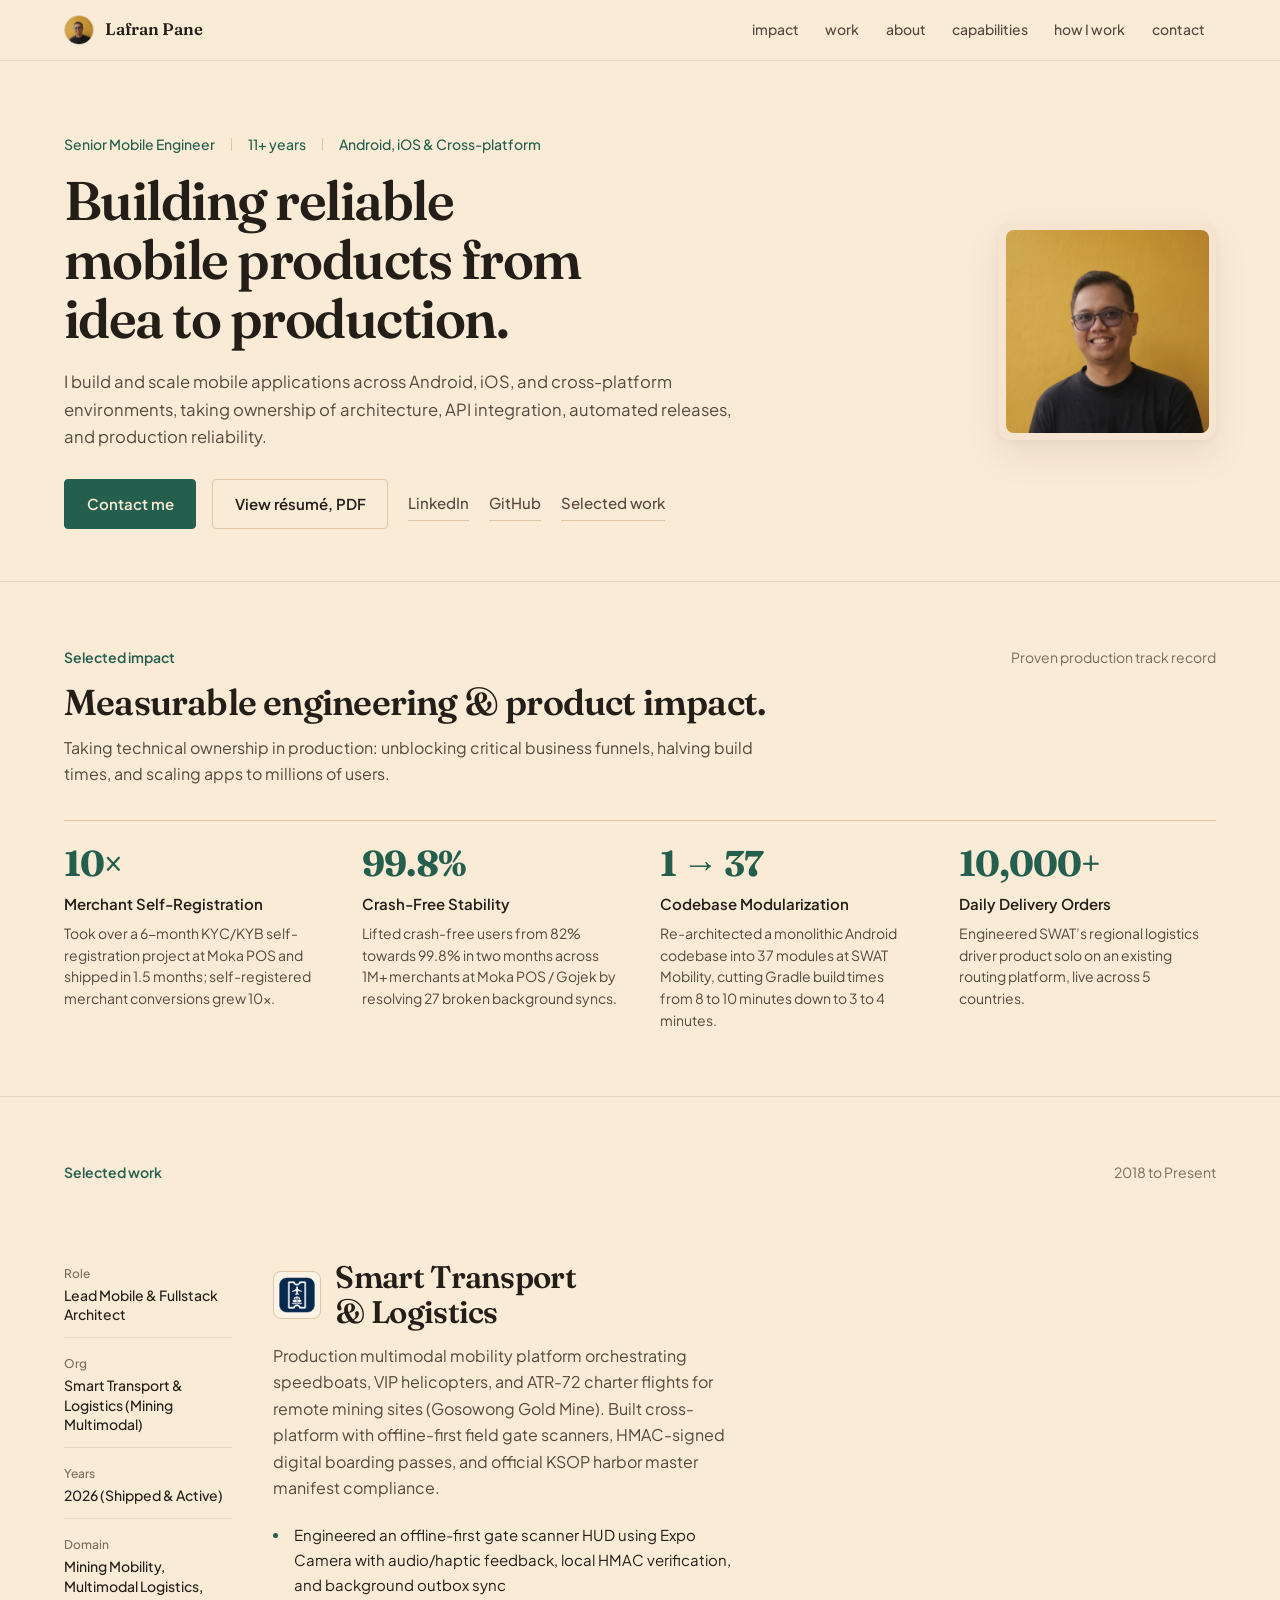
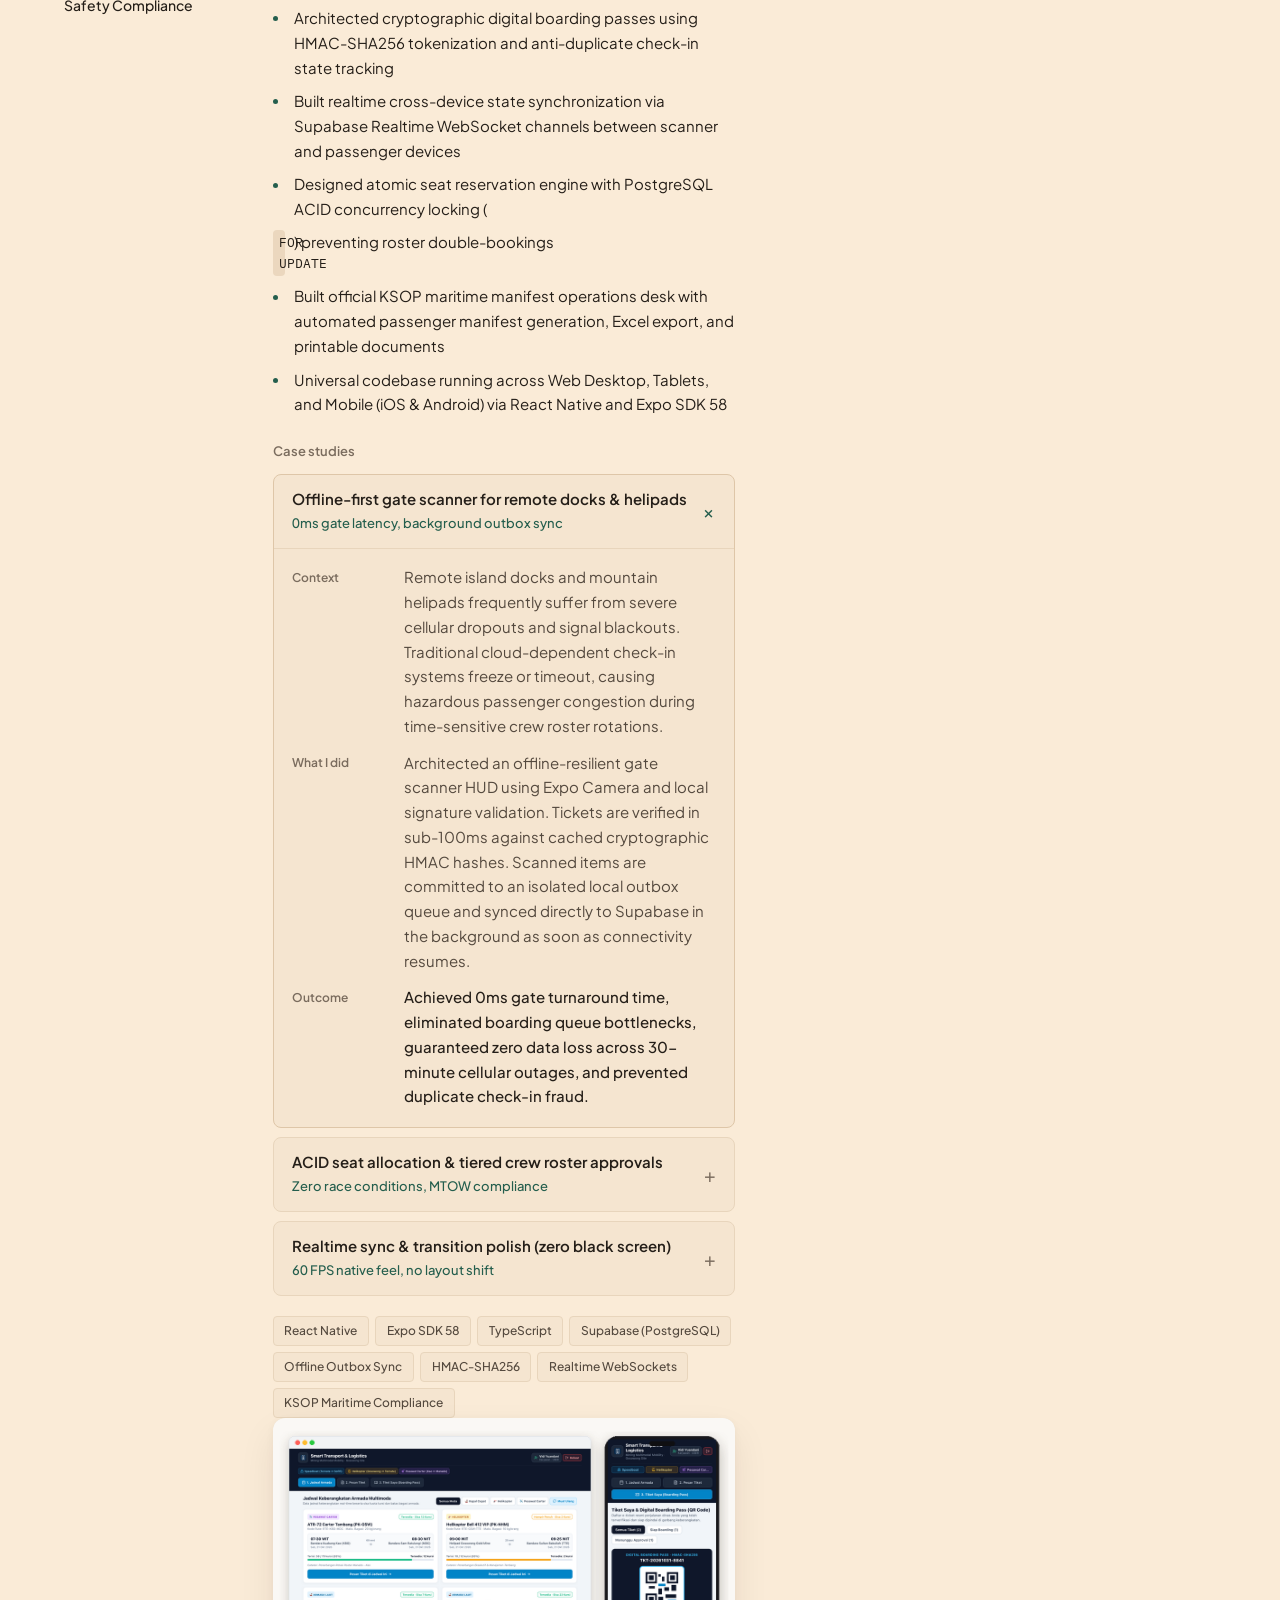
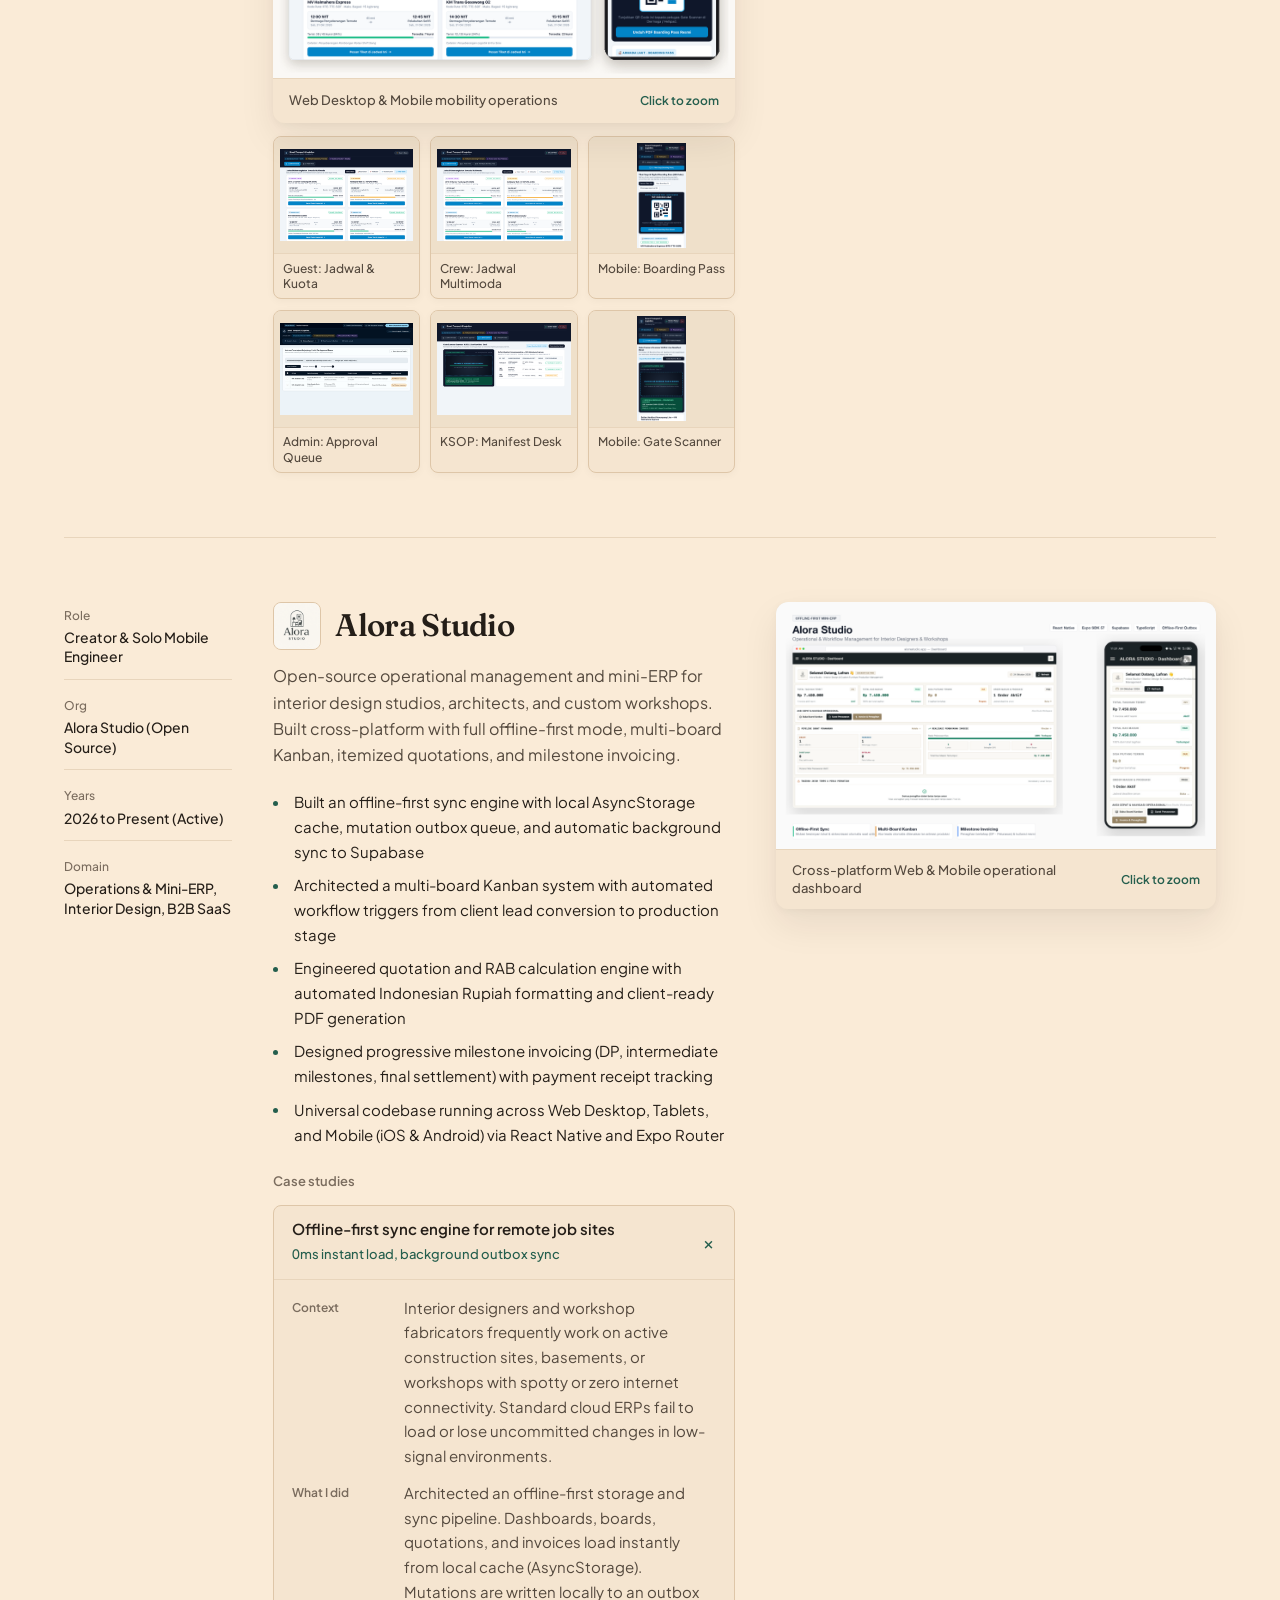
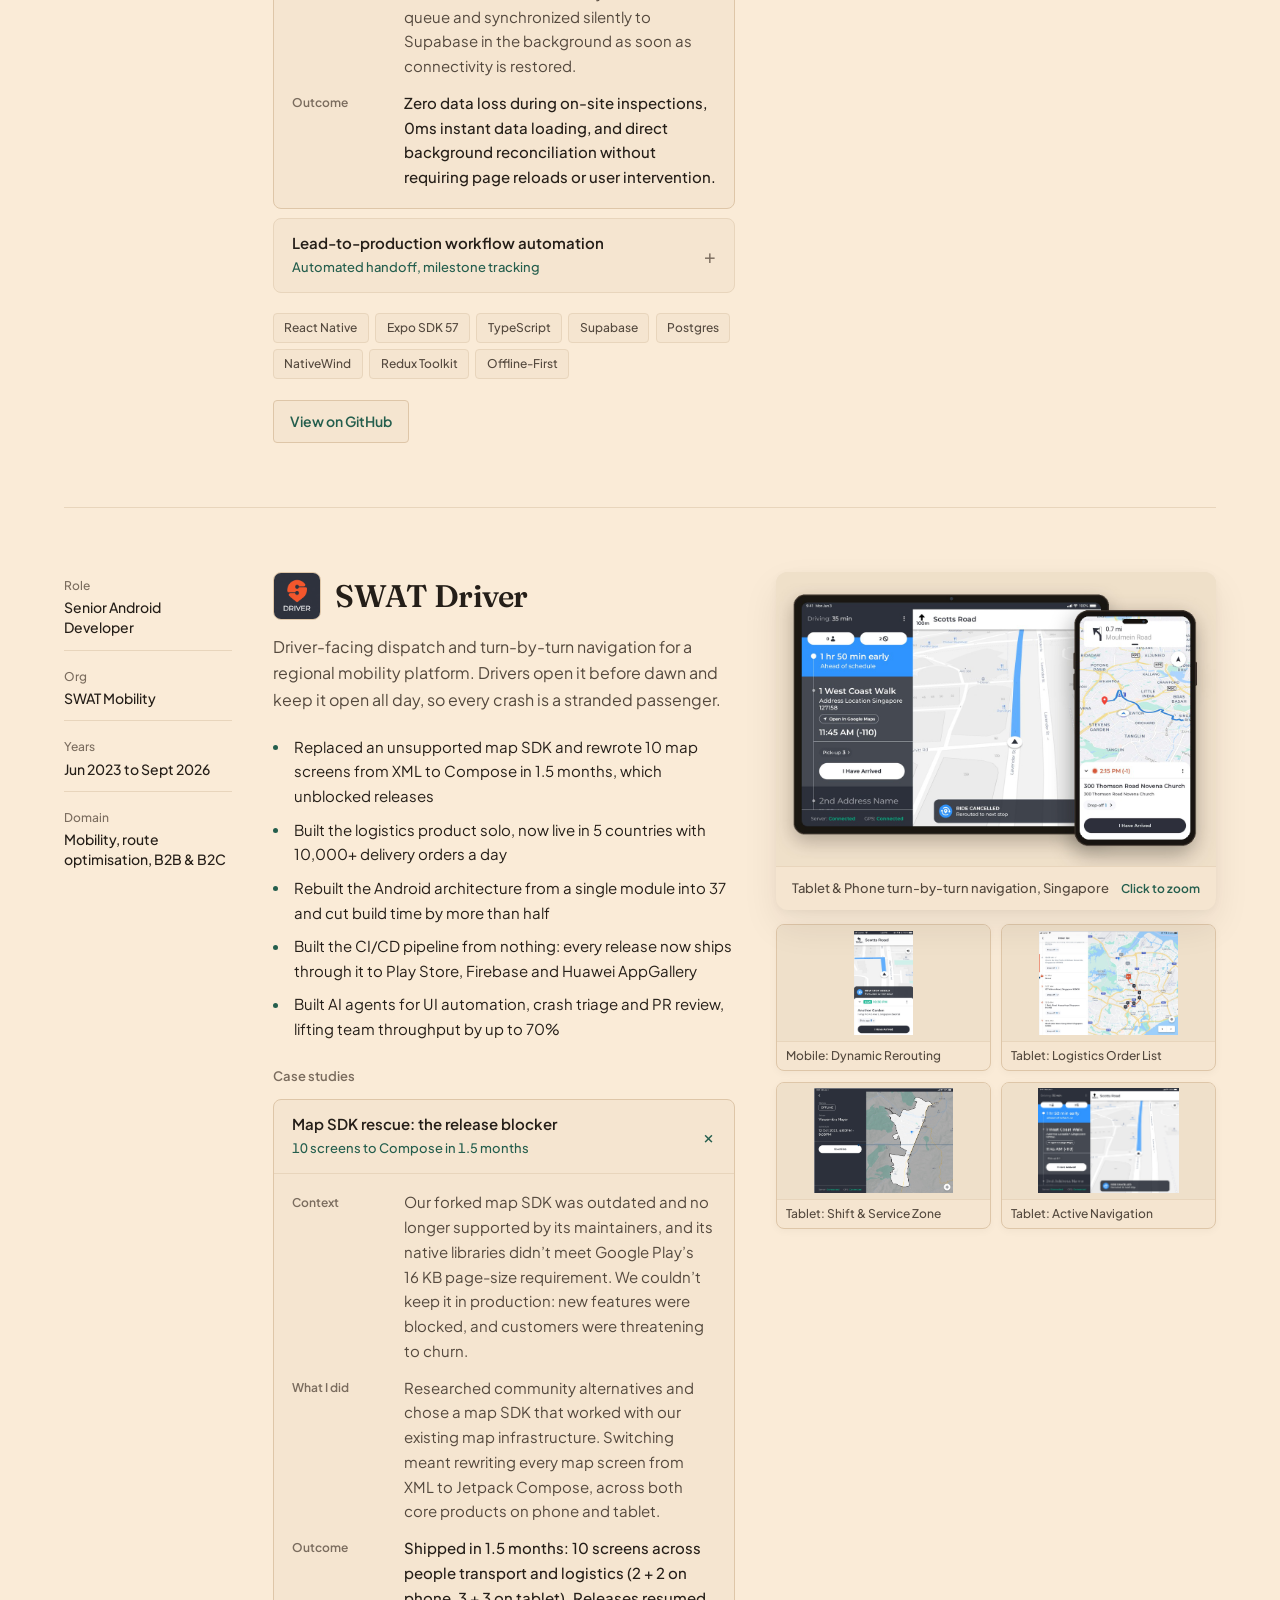
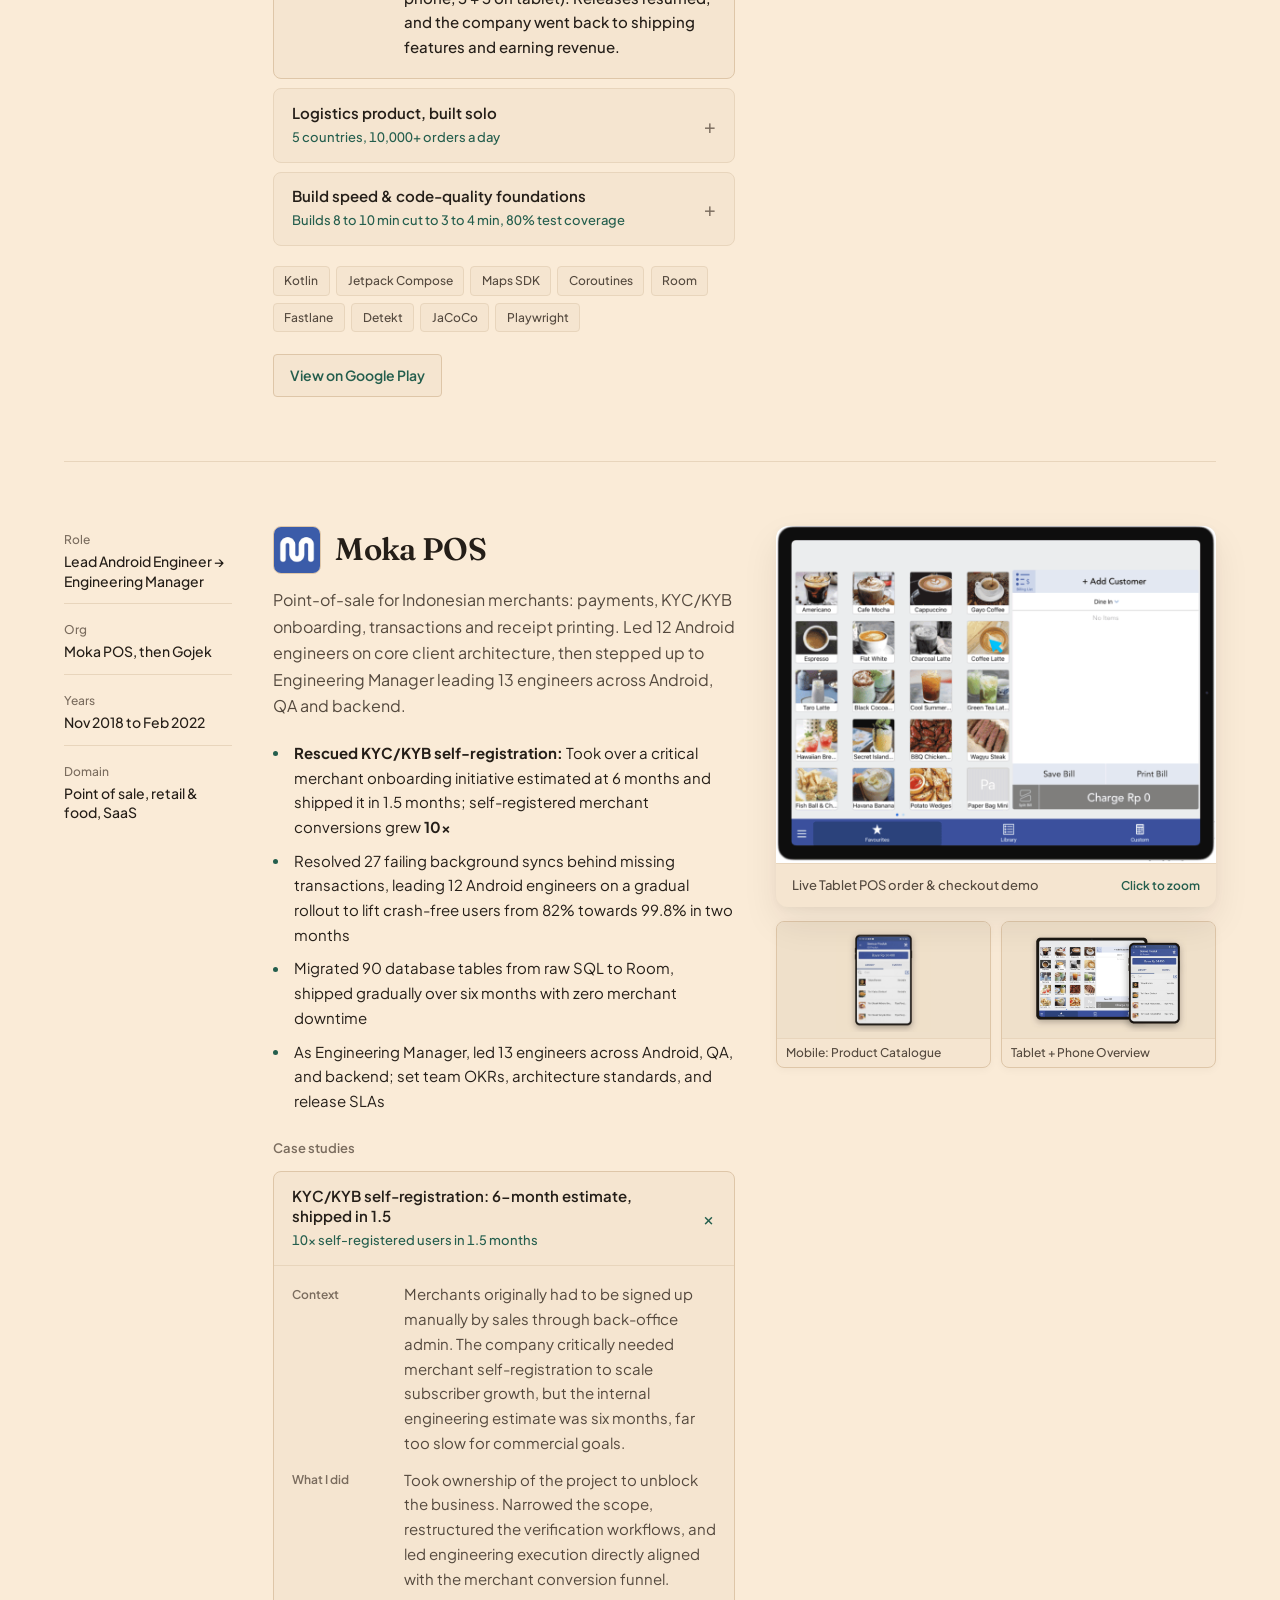
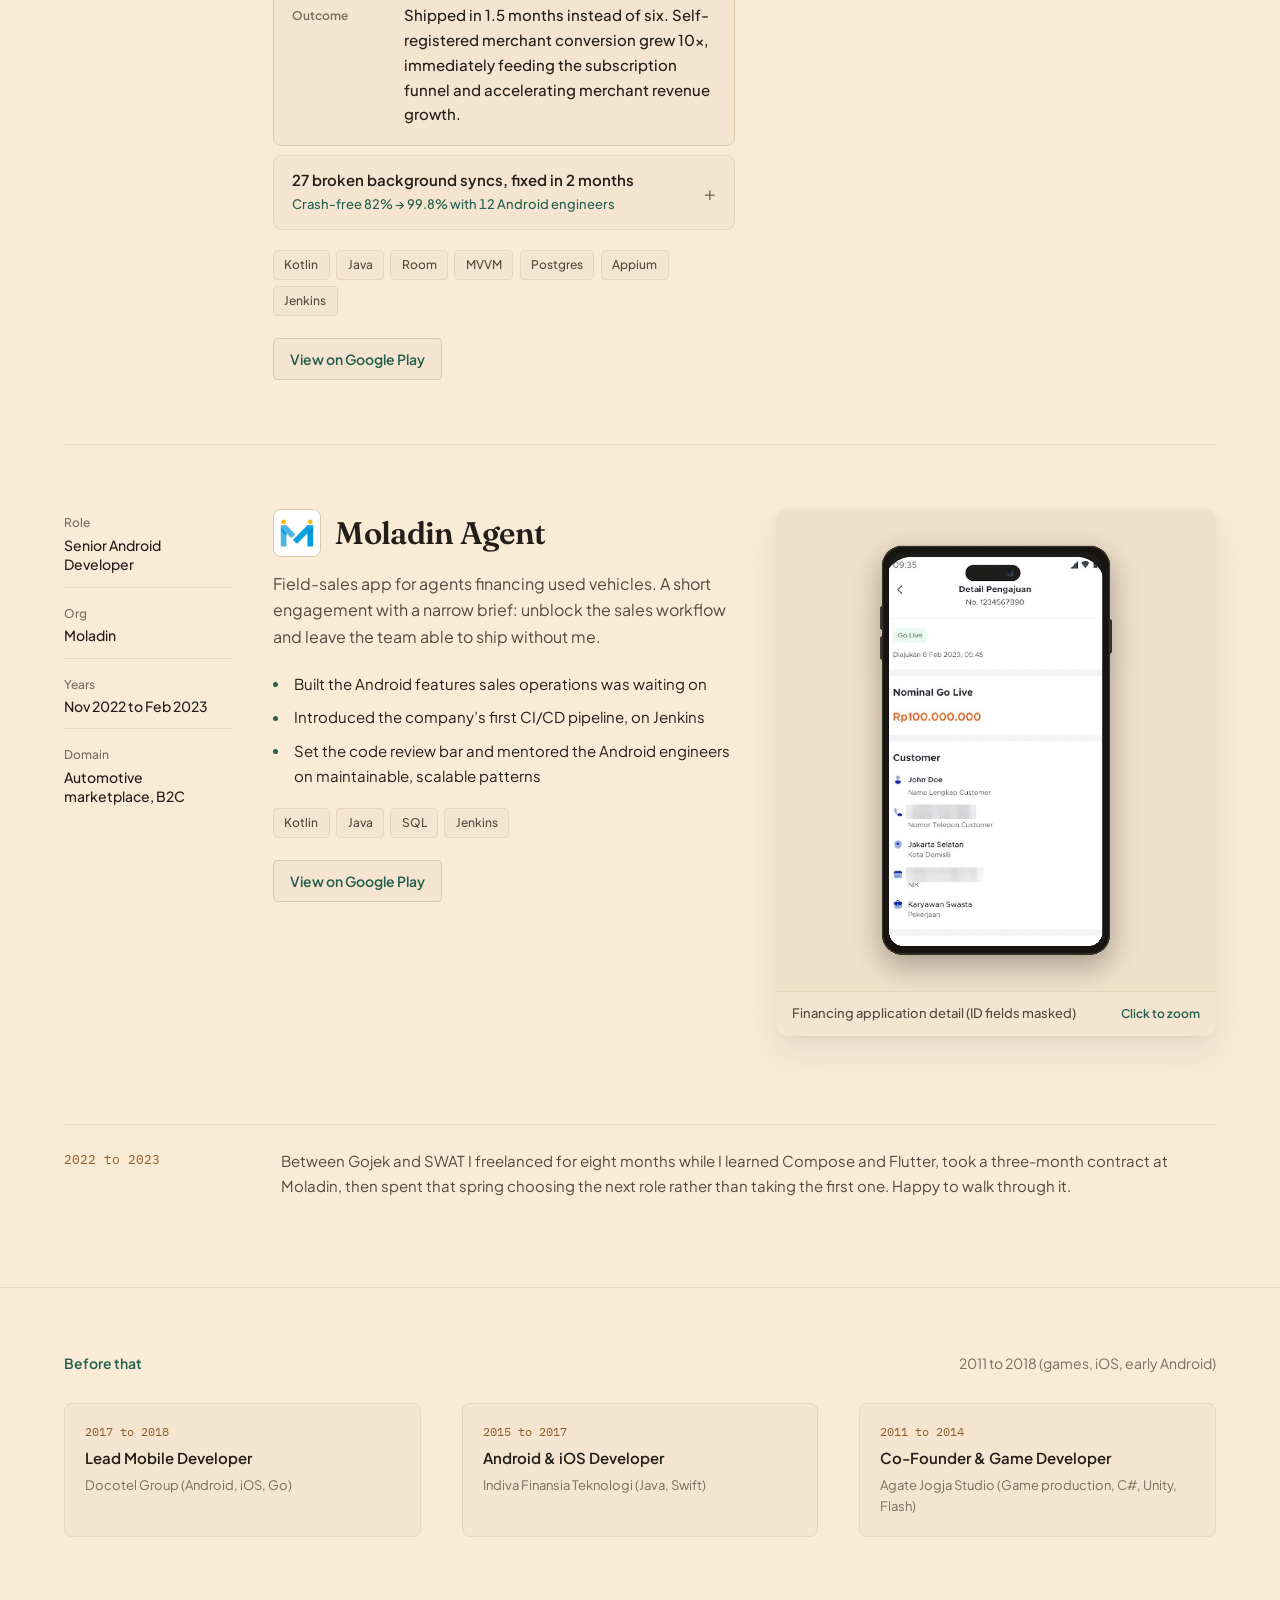
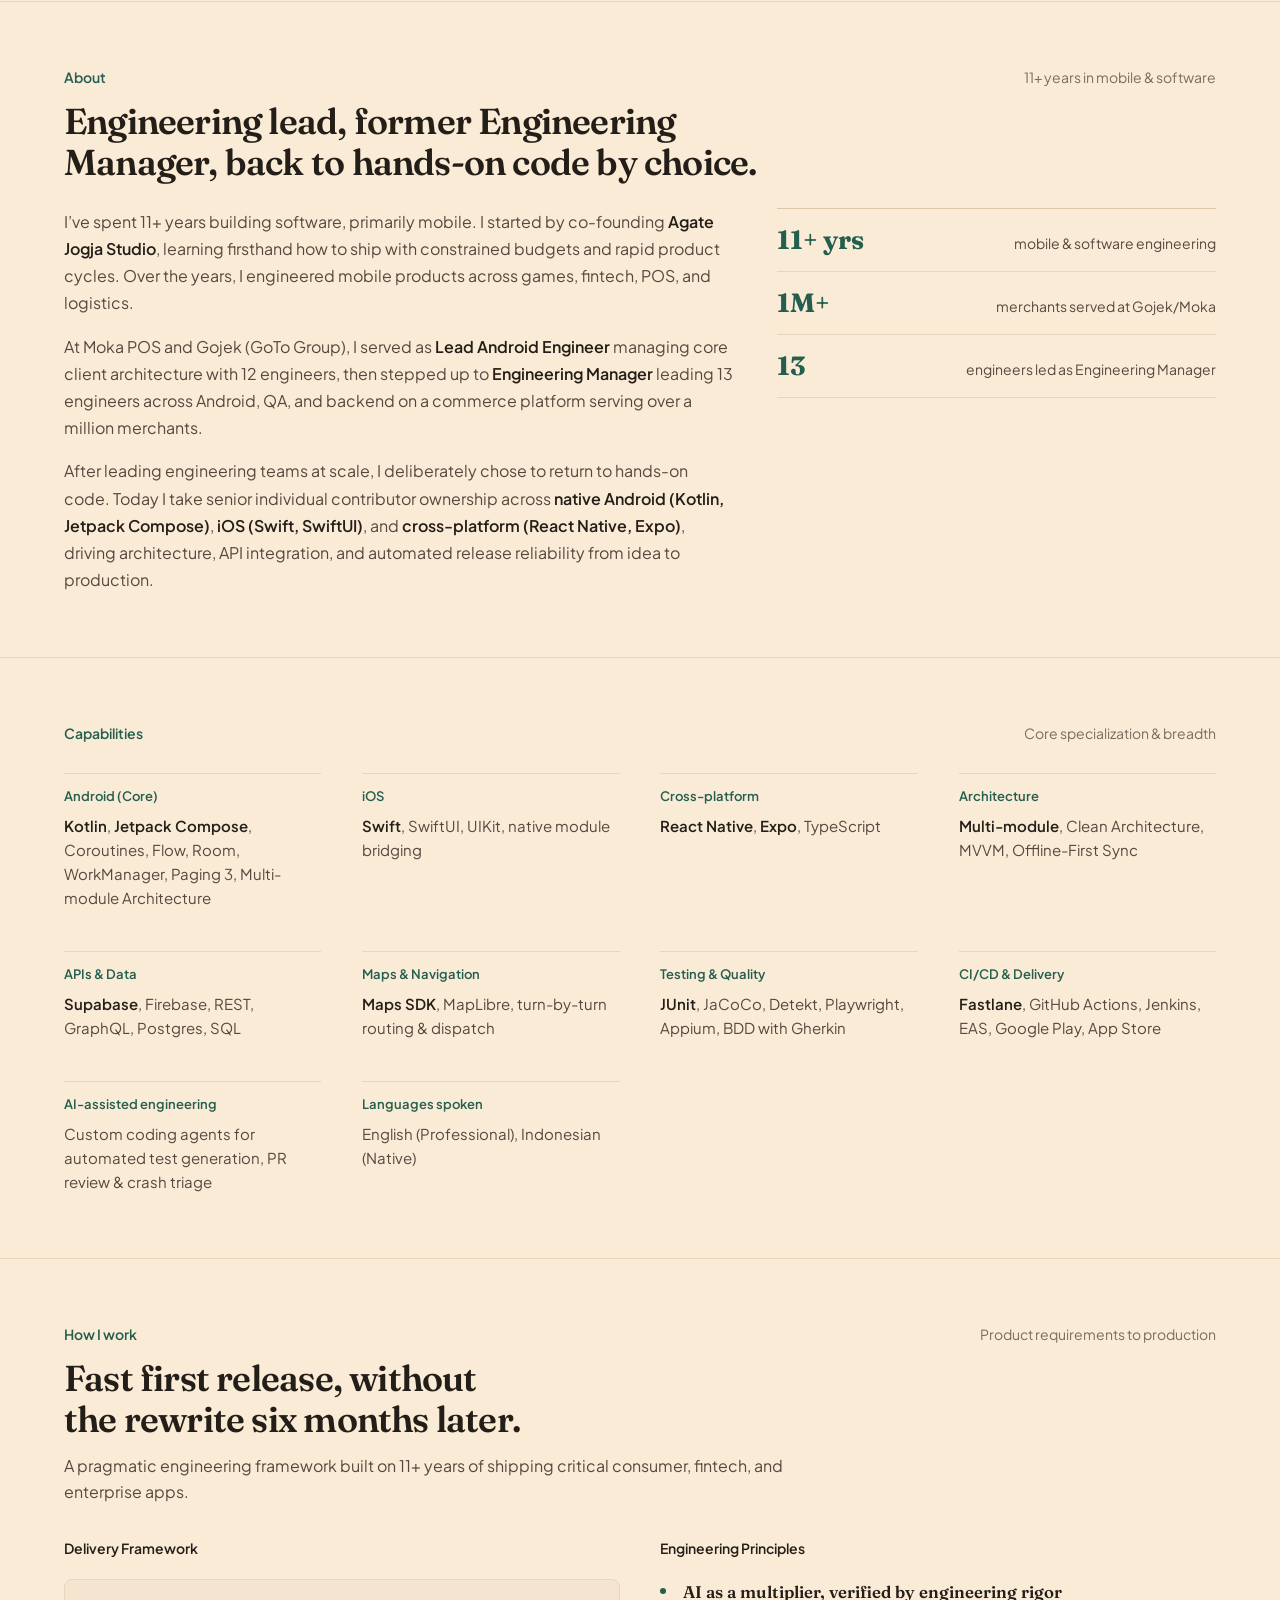
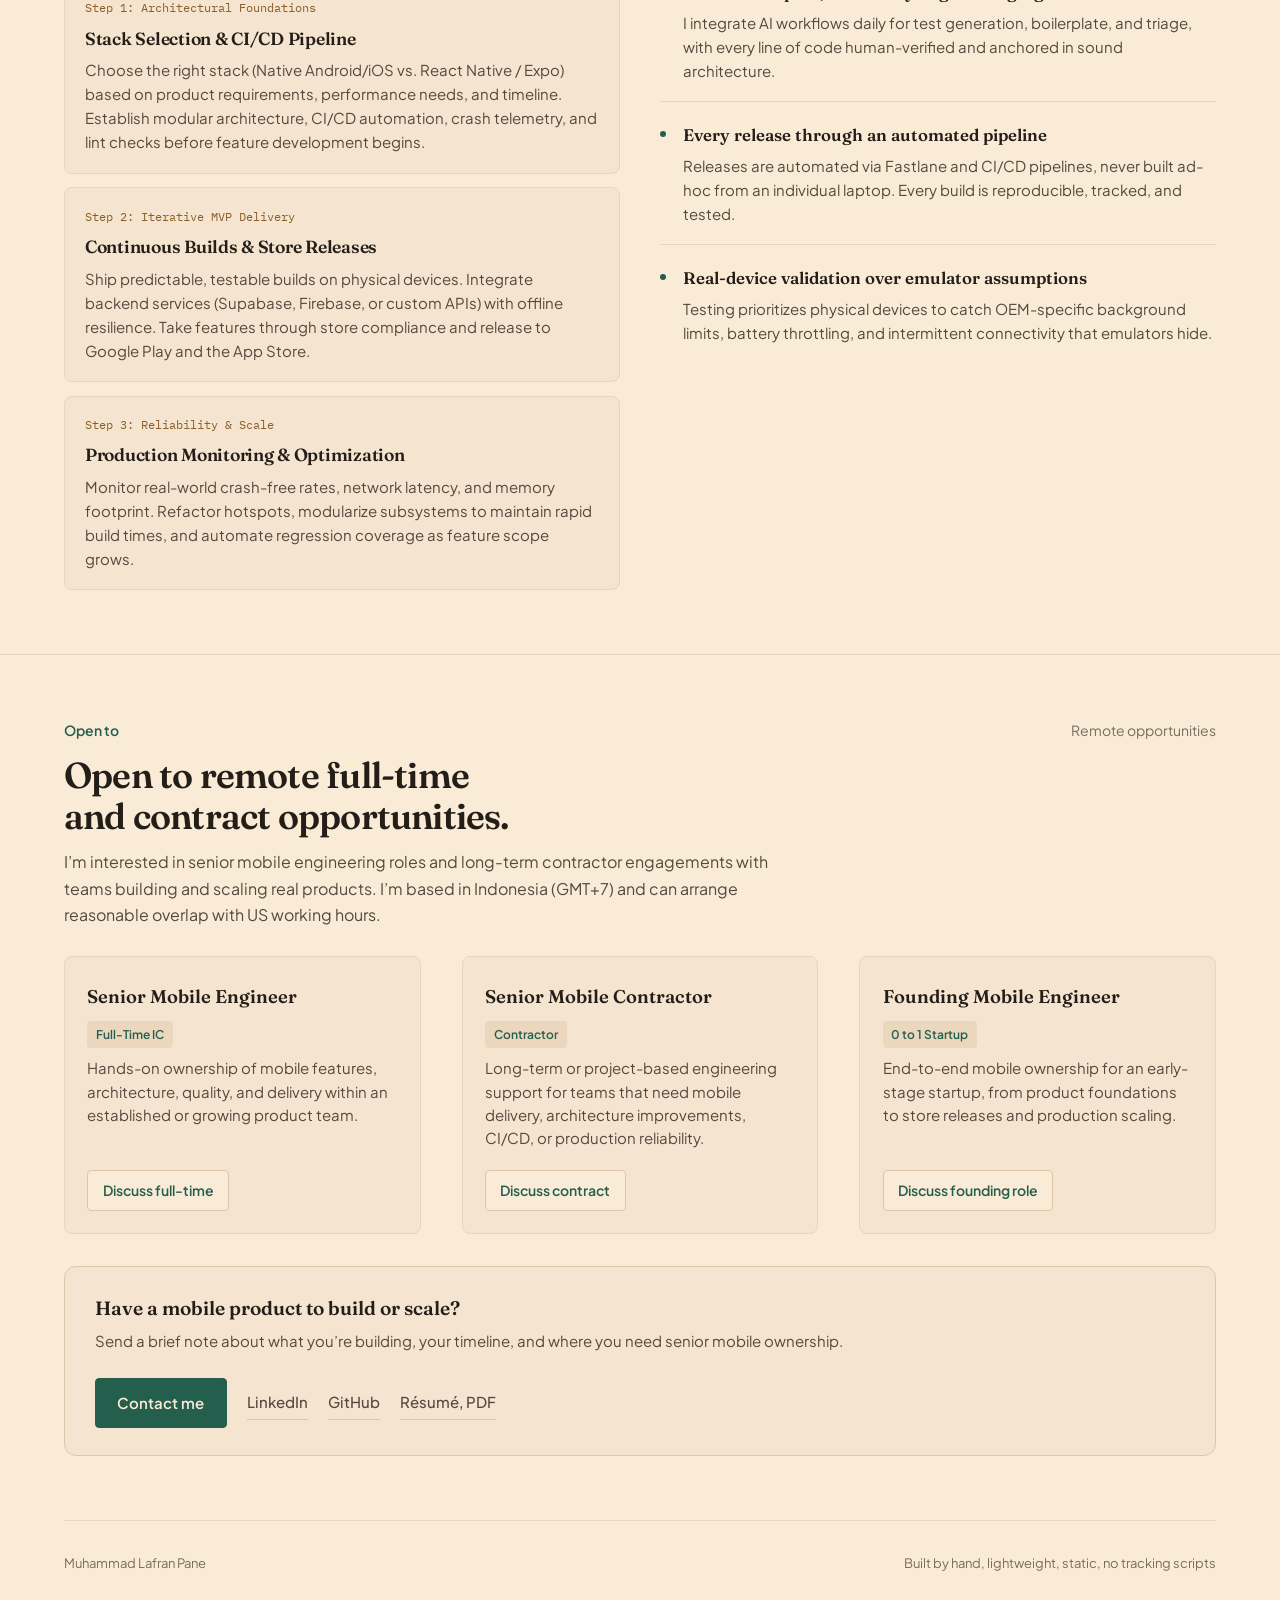
<file: index.html>
<!DOCTYPE html>
<html lang="en">
<head>
<meta charset="utf-8">
<meta name="viewport" content="width=device-width, initial-scale=1">

<title>Lafran Pane, Senior Mobile Engineer</title>
<meta name="description" content="Senior Mobile Engineer with 11+ years of experience building and scaling mobile products across Android, iOS, and cross-platform environments.">
<meta name="author" content="Muhammad Lafran Pane">
<meta name="theme-color" content="#FAEBD7">
<link rel="canonical" href="https://spoonart1.github.io/">

<!-- share card -->
<meta property="og:type" content="website">
<meta property="og:site_name" content="Lafran Pane">
<meta property="og:title" content="Lafran Pane, Senior Mobile Engineer">
<meta property="og:description" content="Senior Mobile Engineer building reliable products from idea to production. 11+ years across Android, iOS, and cross-platform.">
<meta property="og:url" content="https://spoonart1.github.io/">
<meta property="og:image" content="https://spoonart1.github.io/assets/img/og.png?v=20261116">
<meta property="og:image:secure_url" content="https://spoonart1.github.io/assets/img/og.png?v=20261116">
<meta property="og:image:type" content="image/png">
<meta property="og:image:width" content="1200">
<meta property="og:image:height" content="630">
<meta property="og:image:alt" content="Lafran Pane, Senior Mobile Engineer">
<meta name="twitter:card" content="summary_large_image">
<meta name="twitter:title" content="Lafran Pane, Senior Mobile Engineer">
<meta name="twitter:description" content="Senior Mobile Engineer building reliable products from idea to production. 11+ years across Android, iOS, and cross-platform.">
<meta name="twitter:image" content="https://spoonart1.github.io/assets/img/og.png?v=20261116">

<link rel="icon" href="assets/img/favicon.svg" type="image/svg+xml">

<link rel="preconnect" href="https://fonts.googleapis.com">
<link rel="preconnect" href="https://fonts.gstatic.com" crossorigin>
<link rel="stylesheet" href="https://fonts.googleapis.com/css2?family=Fraunces:opsz,wght@9..144,600;9..144,700&family=Plus+Jakarta+Sans:wght@400;500;600;700&family=IBM+Plex+Mono:wght@400;500&display=swap">

<link rel="stylesheet" href="assets/css/site.css">

<script type="application/ld+json">
{
  "@context": "https://schema.org",
  "@type": "Person",
  "name": "Muhammad Lafran Pane",
  "alternateName": "Lafran Pane",
  "jobTitle": "Senior Mobile Engineer",
  "email": "mailto:lafran.work@gmail.com",
  "url": "https://spoonart1.github.io/",
  "knowsAbout": ["Android", "Jetpack Compose", "Kotlin", "iOS", "Swift", "React Native", "Expo", "Mobile Architecture", "CI/CD", "Offline-first Sync"],
  "sameAs": [
    "https://www.linkedin.com/in/m-lafran-pane-39593913a/",
    "https://github.com/spoonart1"
  ]
}
</script>
</head>

<body>
<a class="skip" href="#main">Skip to content</a>

<header class="bar">
  <div class="wrap bar-in">
    <a class="wordmark" href="#main">
      <span class="avatar" aria-hidden="true">
        <img src="assets/img/lafran.jpg" width="44" height="44" alt="" aria-hidden="true">
      </span>
      Lafran&nbsp;Pane
    </a>
    <nav class="bar-nav" aria-label="Sections">
      <a href="#impact">impact</a>
      <a href="#work">work</a>
      <a href="#about">about</a>
      <a href="#stack">capabilities</a>
      <a href="#approach">how I work</a>
      <a href="#contact">contact</a>
    </nav>
  </div>
</header>

<main id="main">

  <!-- ============================= HERO ============================= -->
  <section class="wrap hero">
    <div class="hero-layout">
      <div class="hero-main">
        <p class="hero-meta">
          <span>Senior Mobile Engineer</span>
          <span class="hero-meta-sep" aria-hidden="true"></span>
          <span>11+ years</span>
          <span class="hero-meta-sep" aria-hidden="true"></span>
          <span>Android, iOS &amp; Cross-platform</span>
        </p>

        <h1 class="lede">Building reliable mobile products from idea to production.</h1>

        <p class="sub">
          I build and scale mobile applications across Android, iOS, and cross-platform environments,
          taking ownership of architecture, API integration, automated releases, and production reliability.
        </p>

        <div class="cta-row">
          <a class="btn" href="#contact">Contact me</a>
          <a class="btn btn-secondary" href="assets/Lafran-Pane-CV-2026.pdf" download>View résumé, PDF</a>
          <div class="links">
            <a href="https://www.linkedin.com/in/m-lafran-pane-39593913a/" rel="noopener">LinkedIn</a>
            <a href="https://github.com/spoonart1" rel="noopener">GitHub</a>
            <a href="#work">Selected work</a>
          </div>
        </div>
      </div>

      <div class="hero-portrait" aria-hidden="true">
        <img src="assets/img/lafran.jpg" width="271" height="271" alt="Lafran Pane" loading="eager">
      </div>
    </div>
  </section>

  <!-- ============================= SELECTED IMPACT ============================= -->
  <section class="wrap sec" id="impact">
    <div class="sec-head">
      <p class="sec-kicker">Selected impact</p>
      <p class="sec-submeta">Proven production track record</p>
    </div>

    <h2 class="sec-title">Measurable engineering &amp; product impact.</h2>
    <p class="sec-desc">
      Taking technical ownership in production: unblocking critical business funnels,
      halving build times, and scaling apps to millions of users.
    </p>

    <div class="impact-grid">
      <div class="impact-card">
        <span class="impact-val">10×</span>
        <h3 class="impact-title">Merchant Self-Registration</h3>
        <p class="impact-desc">
          Took over a 6-month KYC/KYB self-registration project at Moka POS and shipped in 1.5 months;
          self-registered merchant conversions grew 10×.
        </p>
      </div>

      <div class="impact-card">
        <span class="impact-val">99.8%</span>
        <h3 class="impact-title">Crash-Free Stability</h3>
        <p class="impact-desc">
          Lifted crash-free users from 82% towards 99.8% in two months across 1M+ merchants at Moka POS / Gojek
          by resolving 27 broken background syncs.
        </p>
      </div>

      <div class="impact-card">
        <span class="impact-val">1 → 37</span>
        <h3 class="impact-title">Codebase Modularization</h3>
        <p class="impact-desc">
          Re-architected a monolithic Android codebase into 37 modules at SWAT Mobility, cutting Gradle
          build times from 8 to 10 minutes down to 3 to 4 minutes.
        </p>
      </div>

      <div class="impact-card">
        <span class="impact-val">10,000+</span>
        <h3 class="impact-title">Daily Delivery Orders</h3>
        <p class="impact-desc">
          Engineered SWAT’s regional logistics driver product solo on an existing routing platform,
          live across 5 countries.
        </p>
      </div>
    </div>
  </section>

  <!-- ============================= WORK ============================= -->
  <section class="wrap sec" id="work">
    <div class="sec-head">
      <p class="sec-kicker">Selected work</p>
      <p class="sec-submeta">2018 to Present</p>
    </div>

    <div class="projects">

      <!-- SMART TRANSPORT & LOGISTICS (SMARTIX) ------------------------- -->
      <article class="proj">
        <div class="spec">
          <div class="spec-row">
            <div class="spec-k">Role</div>
            <div class="spec-v">Lead Mobile &amp; Fullstack Architect</div>
          </div>
          <div class="spec-row">
            <div class="spec-k">Org</div>
            <div class="spec-v">Smart Transport &amp; Logistics (Mining Multimodal)</div>
          </div>
          <div class="spec-row">
            <div class="spec-k">Years</div>
            <div class="spec-v">2026 (Shipped &amp; Active)</div>
          </div>
          <div class="spec-row">
            <div class="spec-k">Domain</div>
            <div class="spec-v">Mining Mobility, Multimodal Logistics, Safety Compliance</div>
          </div>
        </div>

        <div class="proj-body">
          <div class="proj-title">
            <img class="proj-icon" src="assets/icons/smartix.png" width="128" height="128"
                 alt="" aria-hidden="true">
            <h2 class="proj-name">Smart Transport &amp; Logistics</h2>
          </div>
          <p class="proj-desc">
            Production multimodal mobility platform orchestrating speedboats, VIP helicopters, and ATR-72 charter flights
            for remote mining sites (Gosowong Gold Mine). Built cross-platform with offline-first field gate scanners,
            HMAC-signed digital boarding passes, and official KSOP harbor master manifest compliance.
          </p>

          <ul class="shipped">
            <li>Engineered an offline-first gate scanner HUD using Expo Camera with audio/haptic feedback, local HMAC verification, and background outbox sync</li>
            <li>Architected cryptographic digital boarding passes using HMAC-SHA256 tokenization and anti-duplicate check-in state tracking</li>
            <li>Built realtime cross-device state synchronization via Supabase Realtime WebSocket channels between scanner and passenger devices</li>
            <li>Designed atomic seat reservation engine with PostgreSQL ACID concurrency locking (<code>FOR UPDATE</code>) preventing roster double-bookings</li>
            <li>Built official KSOP maritime manifest operations desk with automated passenger manifest generation, Excel export, and printable documents</li>
            <li>Universal codebase running across Web Desktop, Tablets, and Mobile (iOS &amp; Android) via React Native and Expo SDK 58</li>
          </ul>

          <div class="cases">
            <p class="cases-k">Case studies</p>

            <details class="case" open>
              <summary>
                <span class="case-title">Offline-first gate scanner for remote docks &amp; helipads</span>
                <span class="case-result">0ms gate latency, background outbox sync</span>
              </summary>
              <dl class="case-body">
                <dt>Context</dt>
                <dd>
                  Remote island docks and mountain helipads frequently suffer from severe cellular dropouts and signal blackouts.
                  Traditional cloud-dependent check-in systems freeze or timeout, causing hazardous passenger congestion during time-sensitive crew roster rotations.
                </dd>
                <dt>What I did</dt>
                <dd>
                  Architected an offline-resilient gate scanner HUD using Expo Camera and local signature validation.
                  Tickets are verified in sub-100ms against cached cryptographic HMAC hashes. Scanned items are committed to an
                  isolated local outbox queue and synced directly to Supabase in the background as soon as connectivity resumes.
                </dd>
                <dt>Outcome</dt>
                <dd class="case-out">
                  Achieved 0ms gate turnaround time, eliminated boarding queue bottlenecks, guaranteed zero data loss across 30-minute cellular outages, and prevented duplicate check-in fraud.
                </dd>
              </dl>
            </details>

            <details class="case">
              <summary>
                <span class="case-title">ACID seat allocation &amp; tiered crew roster approvals</span>
                <span class="case-result">Zero race conditions, MTOW compliance</span>
              </summary>
              <dl class="case-body">
                <dt>Context</dt>
                <dd>
                  During weekly roster change days, hundreds of mining staff simultaneously book high-demand helicopter and charter flights.
                  Unsynchronized booking requests caused race conditions, double-booked seats, and violated strict aviation take-off weight limits.
                </dd>
                <dt>What I did</dt>
                <dd>
                  Implemented PostgreSQL ACID transaction isolation using <code>FOR UPDATE</code> row-level locking on seat quotas.
                  Architected a 2-tier approval workflow (Supervisor to General Manager) with cryptographic batch-approval HMAC tokens enabling 1-click email approvals.
                </dd>
                <dt>Outcome</dt>
                <dd class="case-out">
                  Completely eradicated overbooking incidents, ensured 100% compliance with aviation and maritime safety quotas, and slashed authorization cycle times from 48 hours to under 15 minutes.
                </dd>
              </dl>
            </details>

            <details class="case">
              <summary>
                <span class="case-title">Realtime sync &amp; transition polish (zero black screen)</span>
                <span class="case-result">60 FPS native feel, no layout shift</span>
              </summary>
              <dl class="case-body">
                <dt>Context</dt>
                <dd>
                  Moving between operational screens (Home, Manifest, Scanner) in complex web-native architectures often suffered from dark canvas flashing and abrupt component mounting while fetching remote Supabase data.
                </dd>
                <dt>What I did</dt>
                <dd>
                  Refactored the core root routing layout with a unified light navigation theme (<code>#F8FAFC</code>), engineered smooth 200ms cross-fade animations on the Expo Router Stack, eliminated root Web DOM repaint flashes via tailored keyframe transitions, and built an isolated <code>SmoothScreenTransition</code> wrapper providing progressive opacity reveals across all major views.
                </dd>
                <dt>Outcome</dt>
                <dd class="case-out">
                  Created a fluid, executive-grade 60 FPS transition experience on both low-end field mobile devices and desktop workstations, completely eliminating visual layout shifts and black flashes.
                </dd>
              </dl>
            </details>
          </div>

          <div class="chips">
            <span class="chip">React Native</span>
            <span class="chip">Expo SDK 58</span>
            <span class="chip">TypeScript</span>
            <span class="chip">Supabase (PostgreSQL)</span>
            <span class="chip">Offline Outbox Sync</span>
            <span class="chip">HMAC-SHA256</span>
            <span class="chip">Realtime WebSockets</span>
            <span class="chip">KSOP Maritime Compliance</span>
          </div>

        <div class="proj-visuals">
          <figure class="shot-stage shot-stage--wide">
            <button class="shot-trigger" type="button" data-lightbox-src="assets/shots/smartix.png" data-lightbox-title="Smart Transport &amp; Logistics — Web Desktop &amp; Mobile Mobility Operations">
              <div class="shot-wide-media">
                <img loading="lazy" decoding="async" src="assets/shots/smartix.png" width="1024" height="576"
                     alt="Smart Transport &amp; Logistics: Cross-platform Multimodal mobility schedule explorer, KSOP dispatcher manifest desk, and offline-first gate scanner HUD.">
              </div>
            </button>
            <figcaption class="shot-meta">
              <span class="shot-caption">Web Desktop &amp; Mobile mobility operations</span>
              <span class="shot-zoom-hint">Click to zoom</span>
            </figcaption>
          </figure>

          <div class="shot-strip shot-strip--3">
            <a class="shot-thumb-card" href="assets/shots/smartix/1_guest/01_guest_desktop_jadwal_kuota.png" target="_blank" rel="noopener">
              <img loading="lazy" decoding="async" src="assets/shots/smartix/thumbs/1_guest/01_guest_desktop_jadwal_kuota.png" alt="Guest Jadwal &amp; Kuota">
              <span class="shot-thumb-lbl">Guest: Jadwal &amp; Kuota</span>
            </a>
            <a class="shot-thumb-card" href="assets/shots/smartix/2_user_registered/01_user_desktop_jadwal_multimoda.png" target="_blank" rel="noopener">
              <img loading="lazy" decoding="async" src="assets/shots/smartix/thumbs/2_user_registered/01_user_desktop_jadwal_multimoda.png" alt="Crew Jadwal Multimoda">
              <span class="shot-thumb-lbl">Crew: Jadwal Multimoda</span>
            </a>
            <a class="shot-thumb-card" href="assets/shots/smartix/2_user_registered/04_user_mobile_tiket_saya_boarding_pass.png" target="_blank" rel="noopener">
              <img loading="lazy" decoding="async" src="assets/shots/smartix/thumbs/2_user_registered/04_user_mobile_tiket_saya_boarding_pass.png" alt="Mobile HMAC Boarding Pass">
              <span class="shot-thumb-lbl">Mobile: Boarding Pass</span>
            </a>
            <a class="shot-thumb-card" href="assets/shots/smartix/3_admin_approver/01_admin_desktop_antrean_approval_berjenjang.png" target="_blank" rel="noopener">
              <img loading="lazy" decoding="async" src="assets/shots/smartix/thumbs/3_admin_approver/01_admin_desktop_antrean_approval_berjenjang.png" alt="Admin Approval Berjenjang">
              <span class="shot-thumb-lbl">Admin: Approval Queue</span>
            </a>
            <a class="shot-thumb-card" href="assets/shots/smartix/3_admin_approver/02_admin_desktop_scanner_manifest_desk.png" target="_blank" rel="noopener">
              <img loading="lazy" decoding="async" src="assets/shots/smartix/thumbs/3_admin_approver/02_admin_desktop_scanner_manifest_desk.png" alt="KSOP Manifest Desk">
              <span class="shot-thumb-lbl">KSOP: Manifest Desk</span>
            </a>
            <a class="shot-thumb-card" href="assets/shots/smartix/3_admin_approver/02_admin_mobile_scanner_manifest_desk.png" target="_blank" rel="noopener">
              <img loading="lazy" decoding="async" src="assets/shots/smartix/thumbs/3_admin_approver/02_admin_mobile_scanner_manifest_desk.png" alt="Mobile Gate Scanner HUD">
              <span class="shot-thumb-lbl">Mobile: Gate Scanner</span>
            </a>
          </div>
        </div>
      </article>

      <!-- ALORA STUDIO ------------------------------------------------- -->
      <article class="proj">
        <div class="spec">
          <div class="spec-row">
            <div class="spec-k">Role</div>
            <div class="spec-v">Creator &amp; Solo Mobile Engineer</div>
          </div>
          <div class="spec-row">
            <div class="spec-k">Org</div>
            <div class="spec-v">Alora Studio (Open Source)</div>
          </div>
          <div class="spec-row">
            <div class="spec-k">Years</div>
            <div class="spec-v">2026 to Present (Active)</div>
          </div>
          <div class="spec-row">
            <div class="spec-k">Domain</div>
            <div class="spec-v">Operations &amp; Mini-ERP, Interior Design, B2B SaaS</div>
          </div>
        </div>

        <div class="proj-body">
          <div class="proj-title">
            <img class="proj-icon" src="assets/icons/alora-studio.png" width="128" height="128"
                 alt="" aria-hidden="true">
            <h2 class="proj-name">Alora Studio</h2>
          </div>
          <p class="proj-desc">
            Open-source operational management and mini-ERP for interior design studios, architects,
            and custom workshops. Built cross-platform with full offline-first mode, multi-board Kanban,
            itemized quotations, and milestone invoicing.
          </p>

          <ul class="shipped">
            <li>Built an offline-first sync engine with local AsyncStorage cache, mutation outbox queue, and automatic background sync to Supabase</li>
            <li>Architected a multi-board Kanban system with automated workflow triggers from client lead conversion to production stage</li>
            <li>Engineered quotation and RAB calculation engine with automated Indonesian Rupiah formatting and client-ready PDF generation</li>
            <li>Designed progressive milestone invoicing (DP, intermediate milestones, final settlement) with payment receipt tracking</li>
            <li>Universal codebase running across Web Desktop, Tablets, and Mobile (iOS &amp; Android) via React Native and Expo Router</li>
          </ul>

          <div class="cases">
            <p class="cases-k">Case studies</p>

            <details class="case" open>
              <summary>
                <span class="case-title">Offline-first sync engine for remote job sites</span>
                <span class="case-result">0ms instant load, background outbox sync</span>
              </summary>
              <dl class="case-body">
                <dt>Context</dt>
                <dd>
                  Interior designers and workshop fabricators frequently work on active construction sites,
                  basements, or workshops with spotty or zero internet connectivity. Standard cloud ERPs
                  fail to load or lose uncommitted changes in low-signal environments.
                </dd>
                <dt>What I did</dt>
                <dd>
                  Architected an offline-first storage and sync pipeline. Dashboards, boards, quotations, and invoices
                  load instantly from local cache (AsyncStorage). Mutations are written locally to an outbox queue and
                  synchronized silently to Supabase in the background as soon as connectivity is restored.
                </dd>
                <dt>Outcome</dt>
                <dd class="case-out">
                  Zero data loss during on-site inspections, 0ms instant data loading, and direct background
                  reconciliation without requiring page reloads or user intervention.
                </dd>
              </dl>
            </details>

            <details class="case">
              <summary>
                <span class="case-title">Lead-to-production workflow automation</span>
                <span class="case-result">Automated handoff, milestone tracking</span>
              </summary>
              <dl class="case-body">
                <dt>Context</dt>
                <dd>
                  Custom design studios frequently struggle with handoffs between client sales negotiations and
                  workshop fabrication. Manual transfer of specifications and deadlines leads to miscommunication,
                  forgotten deliverables, and project delivery delays.
                </dd>
                <dt>What I did</dt>
                <dd>
                  Engineered automated multi-board state transitions in Redux Toolkit. When a client lead card advances
                  to Down Payment (DP) on the Marketing Board, it automatically spawns a linked card in the
                  Production Board with auto-computed deadlines and itemized room specifications.
                </dd>
                <dt>Outcome</dt>
                <dd class="case-out">
                  Eliminated manual re-entry between sales and workshop teams, automated deadline alerts for urgent
                  deliverables (&le; 10 days), and provided studio owners complete operational visibility.
                </dd>
              </dl>
            </details>
          </div>

          <div class="chips">
            <span class="chip">React Native</span>
            <span class="chip">Expo SDK 57</span>
            <span class="chip">TypeScript</span>
            <span class="chip">Supabase</span>
            <span class="chip">Postgres</span>
            <span class="chip">NativeWind</span>
            <span class="chip">Redux Toolkit</span>
            <span class="chip">Offline-First</span>
          </div>

          <div class="proj-actions">
            <a class="store-btn" href="https://github.com/spoonart1/order-management" rel="noopener" target="_blank">
              <span>View on GitHub</span>
            </a>
          </div>
        </div>

        <figure class="shot-stage shot-stage--wide">
          <button class="shot-trigger" type="button" data-lightbox-src="assets/shots/alora-studio.png" data-lightbox-title="Alora Studio — Cross-platform Web &amp; Mobile Operational Dashboard">
            <div class="shot-wide-media">
              <img loading="lazy" decoding="async" src="assets/shots/alora-studio.png" width="1024" height="576"
                   alt="Alora Studio cross-platform operational management showcasing Web Desktop dashboard and Mobile app preview.">
            </div>
          </button>
          <figcaption class="shot-meta">
            <span class="shot-caption">Cross-platform Web &amp; Mobile operational dashboard</span>
            <span class="shot-zoom-hint">Click to zoom</span>
          </figcaption>
        </figure>
      </article>

      <!-- SWAT ------------------------------------------------------- -->
      <article class="proj">
        <div class="spec">
          <div class="spec-row">
            <div class="spec-k">Role</div>
            <div class="spec-v">Senior Android Developer</div>
          </div>
          <div class="spec-row">
            <div class="spec-k">Org</div>
            <div class="spec-v">SWAT Mobility</div>
          </div>
          <div class="spec-row">
            <div class="spec-k">Years</div>
            <div class="spec-v">Jun 2023 to Sept 2026</div>
          </div>
          <div class="spec-row">
            <div class="spec-k">Domain</div>
            <div class="spec-v">Mobility, route optimisation, B2B &amp; B2C</div>
          </div>
        </div>

        <div class="proj-body">
          <div class="proj-title">
            <img class="proj-icon" src="assets/icons/swat-driver-2.png" width="128" height="128"
                 alt="" aria-hidden="true">
            <h2 class="proj-name">SWAT Driver</h2>
          </div>
          <p class="proj-desc">
            Driver-facing dispatch and turn-by-turn navigation for a regional mobility
            platform. Drivers open it before dawn and keep it open all day, so every
            crash is a stranded passenger.
          </p>

          <ul class="shipped">
            <li>Replaced an unsupported map SDK and rewrote 10 map screens from XML to Compose in 1.5 months, which unblocked releases</li>
            <li>Built the logistics product solo, now live in 5 countries with 10,000+ delivery orders a day</li>
            <li>Rebuilt the Android architecture from a single module into 37 and cut build time by more than half</li>
            <li>Built the CI/CD pipeline from nothing: every release now ships through it to Play Store, Firebase and Huawei AppGallery</li>
            <li>Built AI agents for UI automation, crash triage and PR review, lifting team throughput by up to 70%</li>
          </ul>

          <div class="cases">
            <p class="cases-k">Case studies</p>

            <details class="case" open>
              <summary>
                <span class="case-title">Map SDK rescue: the release blocker</span>
                <span class="case-result">10 screens to Compose in 1.5 months</span>
              </summary>
              <dl class="case-body">
                <dt>Context</dt>
                <dd>
                  Our forked map SDK was outdated and no longer supported by its maintainers,
                  and its native libraries didn’t meet Google Play’s 16&nbsp;KB page-size
                  requirement. We couldn’t keep it in production: new features were blocked,
                  and customers were threatening to churn.
                </dd>
                <dt>What I did</dt>
                <dd>
                  Researched community alternatives and chose a map SDK that worked with our
                  existing map infrastructure. Switching meant rewriting every map screen from
                  XML to Jetpack Compose, across both core products on phone and tablet.
                </dd>
                <dt>Outcome</dt>
                <dd class="case-out">
                  Shipped in 1.5 months: 10 screens across people transport and logistics
                  (2&nbsp;+&nbsp;2 on phone, 3&nbsp;+&nbsp;3 on tablet). Releases resumed, and
                  the company went back to shipping features and earning revenue.
                </dd>
              </dl>
            </details>

            <details class="case">
              <summary>
                <span class="case-title">Logistics product, built solo</span>
                <span class="case-result">5 countries, 10,000+ orders a day</span>
              </summary>
              <dl class="case-body">
                <dt>Context</dt>
                <dd>
                  SWAT pivoted into delivery logistics, reusing its route-optimisation engine
                  for B2B retail. The driver app needed a complete logistics flow, and I was
                  the only engineer building it.
                </dd>
                <dt>What I did</dt>
                <dd>
                  Designed and built the logistics features end to end on top of the existing
                  route-optimisation platform, and took them through release in each market.
                </dd>
                <dt>Outcome</dt>
                <dd class="case-out">
                  Live in the UAE, Singapore, the Philippines, Thailand and Japan, handling
                  10,000+ delivery orders a day and opening a new B2B retail revenue line.
                </dd>
              </dl>
            </details>

            <details class="case">
              <summary>
                <span class="case-title">Build speed &amp; code-quality foundations</span>
                <span class="case-result">Builds 8 to 10 min cut to 3 to 4 min, 80% test coverage</span>
              </summary>
              <dl class="case-body">
                <dt>Context</dt>
                <dd>
                  Gradle builds took 8 to 10 minutes. Features were tightly coupled with no
                  separation of concerns, which made the app hard to scale or maintain. There
                  were no unit tests and no documentation, and this was before AI coding
                  assistants.
                </dd>
                <dt>What I did</dt>
                <dd>
                  Split the app into multiple modules, optimised the Gradle scripts, built up
                  unit tests, added Detekt for lint checks, and built a CI/CD pipeline that
                  runs the tests and publishes with Fastlane.
                </dd>
                <dt>Outcome</dt>
                <dd class="case-out">
                  Builds dropped to 3 to 4 minutes. Unit-test coverage reached 80%, verified with
                  JaCoCo reports. Detekt enforces a shared coding style, and one command bumps
                  the version, runs the tests and publishes to staging or production.
                </dd>
              </dl>
            </details>
          </div>

          <div class="chips">
            <span class="chip">Kotlin</span>
            <span class="chip">Jetpack Compose</span>
            <span class="chip">Maps SDK</span>
            <span class="chip">Coroutines</span>
            <span class="chip">Room</span>
            <span class="chip">Fastlane</span>
            <span class="chip">Detekt</span>
            <span class="chip">JaCoCo</span>
            <span class="chip">Playwright</span>
          </div>

          <div class="proj-actions">
            <a class="store-btn" href="https://play.google.com/store/apps/details?id=com.swatrider.swatdeliverydriver.android.swatbiz&amp;hl=en-US" rel="noopener">
              <span>View on Google Play</span>
            </a>
          </div>
        </div>

        <div class="proj-visuals">
          <figure class="shot-stage shot-stage--wide">
            <button class="shot-trigger" type="button" data-lightbox-src="assets/shots/swat-showcase.jpg" data-lightbox-title="SWAT Driver — Tablet Dispatch &amp; Phone Turn-by-Turn Navigation">
              <div class="shot-wide-media">
                <img loading="lazy" decoding="async" src="assets/shots/swat-showcase.jpg" width="1200" height="800"
                     alt="SWAT Driver on tablet and phone: split-pane active dispatch and turn-by-turn navigation across Singapore.">
              </div>
            </button>
            <figcaption class="shot-meta">
              <span class="shot-caption">Tablet &amp; Phone turn-by-turn navigation, Singapore</span>
              <span class="shot-zoom-hint">Click to zoom</span>
            </figcaption>
          </figure>

          <div class="shot-strip">
            <a class="shot-thumb-card" href="assets/shots/swat-driver2-new/ss_mobile_1.jpeg" target="_blank" rel="noopener">
              <img loading="lazy" decoding="async" src="assets/shots/swat-driver2-new/ss_mobile_1.jpeg" alt="SWAT Driver mobile turn-by-turn navigation with live stop rerouting.">
              <span class="shot-thumb-lbl">Mobile: Dynamic Rerouting</span>
            </a>
            <a class="shot-thumb-card" href="assets/shots/swat-driver2-new/ss_tablet_1.jpeg" target="_blank" rel="noopener">
              <img loading="lazy" decoding="async" src="assets/shots/swat-driver2-new/ss_tablet_1.jpeg" alt="SWAT Driver tablet split-pane order list and multi-stop logistics route in Singapore.">
              <span class="shot-thumb-lbl">Tablet: Logistics Order List</span>
            </a>
            <a class="shot-thumb-card" href="assets/shots/swat-driver2-new/ss_tablet_2.jpeg" target="_blank" rel="noopener">
              <img loading="lazy" decoding="async" src="assets/shots/swat-driver2-new/ss_tablet_2.jpeg" alt="SWAT Driver tablet shift start screen with service zone polygon map in Japan.">
              <span class="shot-thumb-lbl">Tablet: Shift &amp; Service Zone</span>
            </a>
            <a class="shot-thumb-card" href="assets/shots/swat-driver2-new/ss_tablet_3.jpeg" target="_blank" rel="noopener">
              <img loading="lazy" decoding="async" src="assets/shots/swat-driver2-new/ss_tablet_3.jpeg" alt="SWAT Driver tablet active driving navigation with ride cancellation reroute.">
              <span class="shot-thumb-lbl">Tablet: Active Navigation</span>
            </a>
          </div>
        </div>
      </article>

      <!-- MOKA ------------------------------------------------------- -->
      <article class="proj">
        <div class="spec">
          <div class="spec-row">
            <div class="spec-k">Role</div>
            <div class="spec-v">Lead Android Engineer → Engineering Manager</div>
          </div>
          <div class="spec-row">
            <div class="spec-k">Org</div>
            <div class="spec-v">Moka POS, then Gojek</div>
          </div>
          <div class="spec-row">
            <div class="spec-k">Years</div>
            <div class="spec-v">Nov 2018 to Feb 2022</div>
          </div>
          <div class="spec-row">
            <div class="spec-k">Domain</div>
            <div class="spec-v">Point of sale, retail &amp; food, SaaS</div>
          </div>
        </div>

        <div class="proj-body">
          <div class="proj-title">
            <img class="proj-icon" src="assets/icons/moka-pos.png" width="128" height="128"
                 alt="" aria-hidden="true">
            <h2 class="proj-name">Moka POS</h2>
          </div>
          <p class="proj-desc">
            Point-of-sale for Indonesian merchants: payments, KYC/KYB onboarding,
            transactions and receipt printing. Led 12 Android engineers on core client
            architecture, then stepped up to Engineering Manager leading 13 engineers
            across Android, QA and backend.
          </p>

          <ul class="shipped">
            <li><span><strong>Rescued KYC/KYB self-registration:</strong> Took over a critical merchant onboarding initiative estimated at 6 months and shipped it in 1.5 months; self-registered merchant conversions grew <strong>10×</strong></span></li>
            <li>Resolved 27 failing background syncs behind missing transactions, leading 12 Android engineers on a gradual rollout to lift crash-free users from 82% towards 99.8% in two months</li>
            <li>Migrated 90 database tables from raw SQL to Room, shipped gradually over six months with zero merchant downtime</li>
            <li>As Engineering Manager, led 13 engineers across Android, QA, and backend; set team OKRs, architecture standards, and release SLAs</li>
          </ul>

          <div class="cases">
            <p class="cases-k">Case studies</p>

            <details class="case" open>
              <summary>
                <span class="case-title">KYC/KYB self-registration: 6-month estimate, shipped in 1.5</span>
                <span class="case-result">10× self-registered users in 1.5 months</span>
              </summary>
              <dl class="case-body">
                <dt>Context</dt>
                <dd>
                  Merchants originally had to be signed up manually by sales through back-office admin. The company
                  critically needed merchant self-registration to scale subscriber growth, but the internal engineering
                  estimate was six months, far too slow for commercial goals.
                </dd>
                <dt>What I did</dt>
                <dd>
                  Took ownership of the project to unblock the business. Narrowed the scope, restructured the
                  verification workflows, and led engineering execution directly aligned with the merchant conversion funnel.
                </dd>
                <dt>Outcome</dt>
                <dd class="case-out">
                  Shipped in 1.5 months instead of six. Self-registered merchant conversion grew 10×, immediately
                  feeding the subscription funnel and accelerating merchant revenue growth.
                </dd>
              </dl>
            </details>

            <details class="case">
              <summary>
                <span class="case-title">27 broken background syncs, fixed in 2 months</span>
                <span class="case-result">Crash-free 82% → 99.8% with 12 Android engineers</span>
              </summary>
              <dl class="case-body">
                <dt>Context</dt>
                <dd>
                  Inherited a legacy codebase and found 27 background data syncs that were failing silently.
                  They caused missing transactions, sales discrepancies, and merchants stuck offline.
                </dd>
                <dt>What I did</dt>
                <dd>
                  Took the initiative and led the turnaround: migrated deprecated background mechanisms to modern Android APIs.
                  Led 12 Android engineers through a disciplined, gradual rollout verified in production.
                </dd>
                <dt>Outcome</dt>
                <dd class="case-out">
                  All 27 shipped within 2 months. Sync issues dropped to near zero, crash-free users rose from 82% towards 99.8%,
                  and transaction discrepancy complaints were eliminated.
                </dd>
              </dl>
            </details>
          </div>

          <div class="chips">
            <span class="chip">Kotlin</span>
            <span class="chip">Java</span>
            <span class="chip">Room</span>
            <span class="chip">MVVM</span>
            <span class="chip">Postgres</span>
            <span class="chip">Appium</span>
            <span class="chip">Jenkins</span>
          </div>

          <div class="proj-actions">
            <a class="store-btn" href="https://play.google.com/store/apps/details?id=com.mokapos.android&amp;hl=en-US" rel="noopener">
              <span>View on Google Play</span>
            </a>
          </div>
        </div>

        <div class="proj-visuals">
          <figure class="shot-stage shot-stage--wide">
            <button class="shot-trigger" type="button" data-lightbox-src="assets/shots/mokapos.gif" data-lightbox-title="Moka POS — Live Tablet Point-of-Sale &amp; Checkout Flow">
              <div class="shot-wide-media">
                <img loading="lazy" decoding="async" src="assets/shots/mokapos.gif" width="946" height="724"
                     alt="Moka POS animated tablet demo showing Favourites order grid, billing list, and Charge checkout flow.">
              </div>
            </button>
            <figcaption class="shot-meta">
              <span class="shot-caption">Live Tablet POS order &amp; checkout demo</span>
              <span class="shot-zoom-hint">Click to zoom</span>
            </figcaption>
          </figure>

          <div class="shot-strip">
            <a class="shot-thumb-card" href="assets/shots/moka-phone.jpg" target="_blank" rel="noopener">
              <img loading="lazy" decoding="async" src="assets/shots/moka-phone.jpg" width="840" height="920" alt="Moka POS mobile product catalogue with 88 items and Rp 14.400 cart.">
              <span class="shot-thumb-lbl">Mobile: Product Catalogue</span>
            </a>
            <a class="shot-thumb-card" href="assets/shots/moka-showcase.jpg" target="_blank" rel="noopener">
              <img loading="lazy" decoding="async" src="assets/shots/moka-showcase.jpg" width="1200" height="800" alt="Moka POS tablet and phone combined showcase.">
              <span class="shot-thumb-lbl">Tablet + Phone Overview</span>
            </a>
          </div>
        </div>
      </article>

      <!-- MOLADIN ---------------------------------------------------- -->
      <article class="proj">
        <div class="spec">
          <div class="spec-row">
            <div class="spec-k">Role</div>
            <div class="spec-v">Senior Android Developer</div>
          </div>
          <div class="spec-row">
            <div class="spec-k">Org</div>
            <div class="spec-v">Moladin</div>
          </div>
          <div class="spec-row">
            <div class="spec-k">Years</div>
            <div class="spec-v">Nov 2022 to Feb 2023</div>
          </div>
          <div class="spec-row">
            <div class="spec-k">Domain</div>
            <div class="spec-v">Automotive marketplace, B2C</div>
          </div>
        </div>

        <div class="proj-body">
          <div class="proj-title">
            <img class="proj-icon" src="assets/icons/moladin-agent.png" width="128" height="128"
                 alt="" aria-hidden="true">
            <h2 class="proj-name">Moladin Agent</h2>
          </div>
          <p class="proj-desc">
            Field-sales app for agents financing used vehicles. A short engagement with a
            narrow brief: unblock the sales workflow and leave the team able to ship
            without me.
          </p>

          <ul class="shipped">
            <li>Built the Android features sales operations was waiting on</li>
            <li>Introduced the company’s first CI/CD pipeline, on Jenkins</li>
            <li>Set the code review bar and mentored the Android engineers on maintainable, scalable patterns</li>
          </ul>

          <div class="chips">
            <span class="chip">Kotlin</span>
            <span class="chip">Java</span>
            <span class="chip">SQL</span>
            <span class="chip">Jenkins</span>
          </div>

          <div class="proj-actions">
            <a class="store-btn" href="https://play.google.com/store/apps/details?id=com.moladin.moladinagent&amp;hl=en-US" rel="noopener">
              <span>View on Google Play</span>
            </a>
          </div>
        </div>

        <figure class="shot-stage">
          <button class="shot-trigger" type="button" data-lightbox-src="assets/shots/moladin-showcase.jpg" data-lightbox-title="Moladin Agent — Financing Application Detail (ID fields masked)">
            <div class="shot-portrait-media">
              <img loading="lazy" decoding="async" src="assets/shots/moladin-showcase.jpg" width="840" height="920"
                   alt="Moladin Agent financing application detail on phone: status, amount, and the customer fields an agent captures. Phone number and NIK are masked.">
            </div>
          </button>
          <figcaption class="shot-meta">
            <span class="shot-caption">Financing application detail (ID fields masked)</span>
            <span class="shot-zoom-hint">Click to zoom</span>
          </figcaption>
        </figure>
      </article>

    </div>

    <p class="interlude">
      <span class="interlude-yrs">2022 to 2023</span>
      <span>Between Gojek and SWAT I freelanced for eight months while I learned Compose and
      Flutter, took a three-month contract at Moladin, then spent that spring choosing
      the next role rather than taking the first one. Happy to walk through it.</span>
    </p>
  </section>

  <!-- ========================= EARLIER WORK ========================= -->
  <section class="wrap sec">
    <div class="sec-head">
      <p class="sec-kicker">Before that</p>
      <p class="sec-submeta">2011 to 2018 (games, iOS, early Android)</p>
    </div>

    <div class="earlier">
      <div class="earlier-row">
        <div class="earlier-yrs">2017 to 2018</div>
        <div class="earlier-role">Lead Mobile Developer</div>
        <div class="earlier-org">Docotel Group (Android, iOS, Go)</div>
      </div>
      <div class="earlier-row">
        <div class="earlier-yrs">2015 to 2017</div>
        <div class="earlier-role">Android &amp; iOS Developer</div>
        <div class="earlier-org">Indiva Finansia Teknologi (Java, Swift)</div>
      </div>
      <div class="earlier-row">
        <div class="earlier-yrs">2011 to 2014</div>
        <div class="earlier-role">Co-Founder &amp; Game Developer</div>
        <div class="earlier-org">Agate Jogja Studio (Game production, C#, Unity, Flash)</div>
      </div>
    </div>
  </section>

  <!-- ============================= ABOUT ============================= -->
  <section class="wrap sec" id="about">
    <div class="sec-head">
      <p class="sec-kicker">About</p>
      <p class="sec-submeta">11+ years in mobile &amp; software</p>
    </div>

    <h2 class="sec-title">Engineering lead, former Engineering Manager, back to hands-on code by choice.</h2>

    <div class="about-grid">
      <div class="about-text">
        <p>
          I’ve spent 11+ years building software, primarily mobile. I started by co-founding
          <strong>Agate Jogja Studio</strong>, learning firsthand how to ship with constrained
          budgets and rapid product cycles. Over the years, I engineered mobile products across games,
          fintech, POS, and logistics.
        </p>
        <p>
          At Moka POS and Gojek (GoTo Group), I served as <strong>Lead Android Engineer</strong>
          managing core client architecture with 12 engineers, then stepped up to
          <strong>Engineering Manager</strong> leading 13 engineers across Android, QA, and
          backend on a commerce platform serving over a million merchants.
        </p>
        <p>
          After leading engineering teams at scale, I deliberately chose to return to hands-on code.
          Today I take senior individual contributor ownership across <strong>native Android (Kotlin, Jetpack Compose)</strong>,
          <strong>iOS (Swift, SwiftUI)</strong>, and <strong>cross-platform (React Native, Expo)</strong>,
          driving architecture, API integration, and automated release reliability from idea to production.
        </p>
      </div>

      <div class="stat-strip">
        <div class="stat-box">
          <span class="stat-val">11+ yrs</span>
          <span class="stat-lbl">mobile &amp; software engineering</span>
        </div>
        <div class="stat-box">
          <span class="stat-val">1M+</span>
          <span class="stat-lbl">merchants served at Gojek/Moka</span>
        </div>
        <div class="stat-box">
          <span class="stat-val">13</span>
          <span class="stat-lbl">engineers led as Engineering Manager</span>
        </div>
      </div>
    </div>
  </section>

  <!-- ============================= STACK ============================= -->
  <section class="wrap sec" id="stack">
    <div class="sec-head">
      <p class="sec-kicker">Capabilities</p>
      <p class="sec-submeta">Core specialization &amp; breadth</p>
    </div>

    <div class="stack">
      <div class="stack-group">
        <div class="stack-k">Android (Core)</div>
        <div class="stack-v"><b>Kotlin</b>, <b>Jetpack Compose</b>, Coroutines, Flow, Room, WorkManager, Paging 3, Multi-module Architecture</div>
      </div>
      <div class="stack-group">
        <div class="stack-k">iOS</div>
        <div class="stack-v"><b>Swift</b>, SwiftUI, UIKit, native module bridging</div>
      </div>
      <div class="stack-group">
        <div class="stack-k">Cross-platform</div>
        <div class="stack-v"><b>React Native</b>, <b>Expo</b>, TypeScript</div>
      </div>
      <div class="stack-group">
        <div class="stack-k">Architecture</div>
        <div class="stack-v"><b>Multi-module</b>, Clean Architecture, MVVM, Offline-First Sync</div>
      </div>
      <div class="stack-group">
        <div class="stack-k">APIs &amp; Data</div>
        <div class="stack-v"><b>Supabase</b>, Firebase, REST, GraphQL, Postgres, SQL</div>
      </div>
      <div class="stack-group">
        <div class="stack-k">Maps &amp; Navigation</div>
        <div class="stack-v"><b>Maps SDK</b>, MapLibre, turn-by-turn routing &amp; dispatch</div>
      </div>
      <div class="stack-group">
        <div class="stack-k">Testing &amp; Quality</div>
        <div class="stack-v"><b>JUnit</b>, JaCoCo, Detekt, Playwright, Appium, BDD with Gherkin</div>
      </div>
      <div class="stack-group">
        <div class="stack-k">CI/CD &amp; Delivery</div>
        <div class="stack-v"><b>Fastlane</b>, GitHub Actions, Jenkins, EAS, Google Play, App Store</div>
      </div>
      <div class="stack-group">
        <div class="stack-k">AI-assisted engineering</div>
        <div class="stack-v">Custom coding agents for automated test generation, PR review &amp; crash triage</div>
      </div>
      <div class="stack-group">
        <div class="stack-k">Languages spoken</div>
        <div class="stack-v">English (Professional), Indonesian (Native)</div>
      </div>
    </div>
  </section>

  <!-- ============================ APPROACH ============================ -->
  <section class="wrap sec" id="approach">
    <div class="sec-head">
      <p class="sec-kicker">How I work</p>
      <p class="sec-submeta">Product requirements to production</p>
    </div>

    <h2 class="sec-title">Fast first release, without the rewrite six months later.</h2>
    <p class="sec-desc">
      A pragmatic engineering framework built on 11+ years of shipping critical consumer, fintech, and enterprise apps.
    </p>

    <div class="flow">

      <div class="flow-group">
        <h3 class="flow-k">Delivery Framework</h3>
        <ol class="phase-list">
          <li class="phase-card">
            <span class="phase-step">Step 1: Architectural Foundations</span>
            <h3>Stack Selection &amp; CI/CD Pipeline</h3>
            <p>
              Choose the right stack (Native Android/iOS vs. React Native / Expo) based on product requirements,
              performance needs, and timeline. Establish modular architecture, CI/CD automation, crash telemetry,
              and lint checks before feature development begins.
            </p>
          </li>
          <li class="phase-card">
            <span class="phase-step">Step 2: Iterative MVP Delivery</span>
            <h3>Continuous Builds &amp; Store Releases</h3>
            <p>
              Ship predictable, testable builds on physical devices. Integrate backend services (Supabase, Firebase, or custom APIs)
              with offline resilience. Take features through store compliance and release to Google Play and the App Store.
            </p>
          </li>
          <li class="phase-card">
            <span class="phase-step">Step 3: Reliability &amp; Scale</span>
            <h3>Production Monitoring &amp; Optimization</h3>
            <p>
              Monitor real-world crash-free rates, network latency, and memory footprint. Refactor hotspots, modularize
              subsystems to maintain rapid build times, and automate regression coverage as feature scope grows.
            </p>
          </li>
        </ol>
      </div>

      <div class="flow-group">
        <h3 class="flow-k">Engineering Principles</h3>
        <ul class="principles">
          <li>
            <div>
              <h3>AI as a multiplier, verified by engineering rigor</h3>
              <p>
                I integrate AI workflows daily for test generation, boilerplate, and triage, with every line of code
                human-verified and anchored in sound architecture.
              </p>
            </div>
          </li>
          <li>
            <div>
              <h3>Every release through an automated pipeline</h3>
              <p>
                Releases are automated via Fastlane and CI/CD pipelines, never built ad-hoc from an individual laptop.
                Every build is reproducible, tracked, and tested.
              </p>
            </div>
          </li>
          <li>
            <div>
              <h3>Real-device validation over emulator assumptions</h3>
              <p>
                Testing prioritizes physical devices to catch OEM-specific background limits, battery throttling,
                and intermittent connectivity that emulators hide.
              </p>
            </div>
          </li>
        </ul>
      </div>

    </div>
  </section>

  <!-- ============================= CONTACT ============================= -->
  <section class="wrap sec" id="contact">
    <div class="sec-head">
      <p class="sec-kicker">Open to</p>
      <p class="sec-submeta">Remote opportunities</p>
    </div>

    <h2 class="sec-title">Open to remote full-time and contract opportunities.</h2>
    <p class="sec-desc">
      I’m interested in senior mobile engineering roles and long-term contractor engagements with teams building
      and scaling real products. I’m based in Indonesia (GMT+7) and can arrange reasonable overlap with US working hours.
    </p>

    <div class="engagement-grid">
      <div class="engagement-card">
        <h3>Senior Mobile Engineer</h3>
        <span class="engagement-badge">Full-Time IC</span>
        <p>
          Hands-on ownership of mobile features, architecture, quality, and delivery within an established
          or growing product team.
        </p>
        <a class="engagement-cta" href="mailto:lafran.work@gmail.com?subject=Senior%20Mobile%20Engineer%20%E2%80%94%20Full-time">Discuss full-time</a>
      </div>

      <div class="engagement-card">
        <h3>Senior Mobile Contractor</h3>
        <span class="engagement-badge">Contractor</span>
        <p>
          Long-term or project-based engineering support for teams that need mobile delivery, architecture
          improvements, CI/CD, or production reliability.
        </p>
        <a class="engagement-cta" href="mailto:lafran.work@gmail.com?subject=Senior%20Mobile%20Engineer%20%E2%80%94%20Contract">Discuss contract</a>
      </div>

      <div class="engagement-card">
        <h3>Founding Mobile Engineer</h3>
        <span class="engagement-badge">0 to 1 Startup</span>
        <p>
          End-to-end mobile ownership for an early-stage startup, from product foundations to store releases
          and production scaling.
        </p>
        <a class="engagement-cta" href="mailto:lafran.work@gmail.com?subject=Founding%20Mobile%20Engineer%20role">Discuss founding role</a>
      </div>
    </div>

    <div class="contact-action">
      <div class="contact-action-text">
        <h3>Have a mobile product to build or scale?</h3>
        <p>Send a brief note about what you’re building, your timeline, and where you need senior mobile ownership.</p>
      </div>
      <div class="cta-row" style="margin-top:0;">
        <a class="btn" href="mailto:lafran.work@gmail.com?subject=Senior%20Mobile%20Engineer%20Inquiry">Contact me</a>
        <div class="links">
          <a href="https://www.linkedin.com/in/m-lafran-pane-39593913a/" rel="noopener">LinkedIn</a>
          <a href="https://github.com/spoonart1" rel="noopener">GitHub</a>
          <a href="assets/Lafran-Pane-CV-2026.pdf" download>Résumé, PDF</a>
        </div>
      </div>
    </div>
  </section>

  <div class="wrap">
    <div class="foot">
      <span>Muhammad Lafran Pane</span>
      <span>Built by hand, lightweight, static, no tracking scripts</span>
    </div>
  </div>

</main>

<!-- Native Lightbox for Project Screenshots & Galleries -->
<dialog class="lightbox" id="lightbox" aria-labelledby="lightbox-title">
  <div class="lightbox-bar">
    <p class="lightbox-title" id="lightbox-title"></p>
    <button class="lightbox-close" type="button" id="lightbox-close">Close</button>
  </div>
  <div class="lightbox-body" id="lightbox-body"></div>
</dialog>

<script>
(function () {
  var dialog = document.getElementById('lightbox');
  if (!dialog || typeof dialog.showModal !== 'function') return;

  var body = document.getElementById('lightbox-body');
  var title = document.getElementById('lightbox-title');
  var closeBtn = document.getElementById('lightbox-close');

  function openLightbox(src, caption, alt) {
    body.textContent = '';
    var img = document.createElement('img');
    img.className = 'lightbox-img';
    img.src = src;
    img.alt = alt || caption || '';
    body.appendChild(img);
    title.textContent = caption || '';
    dialog.showModal();
  }

  document.querySelectorAll('[data-lightbox-src]').forEach(function (btn) {
    btn.addEventListener('click', function () {
      var nestedImg = btn.querySelector('img');
      openLightbox(
        btn.getAttribute('data-lightbox-src'),
        btn.getAttribute('data-lightbox-title'),
        nestedImg ? nestedImg.alt : ''
      );
    });
  });

  document.querySelectorAll('.gallery-card, .shot-thumb-card').forEach(function (link) {
    link.addEventListener('click', function (e) {
      e.preventDefault();
      var nestedImg = link.querySelector('img');
      var lbl = link.querySelector('.gallery-card-lbl, .shot-thumb-lbl');
      openLightbox(
        link.getAttribute('href'),
        lbl ? lbl.textContent : '',
        nestedImg ? nestedImg.alt : ''
      );
    });
  });

  closeBtn.addEventListener('click', function () {
    dialog.close();
  });

  dialog.addEventListener('click', function (e) {
    if (e.target === dialog) dialog.close();
  });
})();
</script>

</body>
</html>
</file>
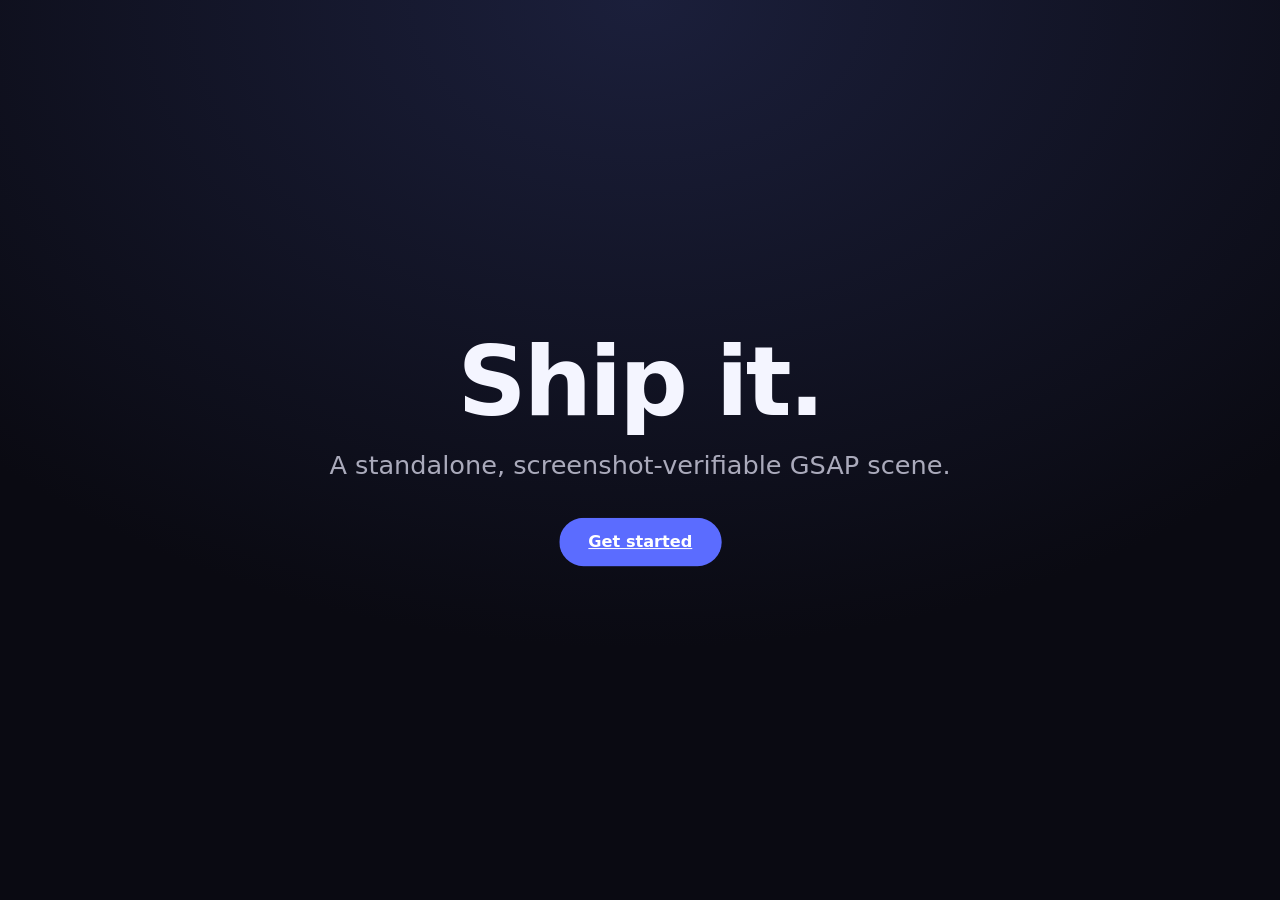
<file: .agents/skills/gsap-web/examples/standalone-template.html>
<!doctype html>
<html lang="en">
<head>
  <meta charset="utf-8" />
  <meta name="viewport" content="width=device-width, initial-scale=1" />
  <title>loading</title>
  <!-- GSAP core from CDN — no build step. Add plugins the same way if needed:
       https://cdnjs.cloudflare.com/ajax/libs/gsap/3.13.0/ScrollTrigger.min.js -->
  <script src="https://cdnjs.cloudflare.com/ajax/libs/gsap/3.13.0/gsap.min.js"></script>
  <style>
    :root { color-scheme: dark; }
    * { margin: 0; box-sizing: border-box; }
    body {
      min-height: 100svh; display: grid; place-items: center;
      background: radial-gradient(120% 120% at 50% 0%, #1b1f3b 0%, #0a0a12 60%);
      font-family: ui-sans-serif, system-ui, -apple-system, Segoe UI, Roboto, sans-serif;
      color: #f4f5ff; overflow: hidden;
    }
    .stage { text-align: center; padding: 6vmin; }
    .title { font-size: clamp(2.5rem, 9vw, 6rem); font-weight: 800; letter-spacing: -0.03em; line-height: 1; }
    .sub   { font-size: clamp(1rem, 3.2vw, 1.6rem); margin-top: 1.2rem; color: #aab; }
    .cta   { display: inline-block; margin-top: 2.4rem; padding: 0.9rem 1.8rem;
             border-radius: 999px; background: #5b6cff; color: #fff; font-weight: 600; }
  </style>
</head>
<body>
  <main class="stage">
    <h1 class="title">Ship it.</h1>
    <p class="sub">A standalone, screenshot-verifiable GSAP scene.</p>
    <a class="cta" href="#">Get started</a>
  </main>

  <script>
    const reduce = matchMedia("(prefers-reduced-motion: reduce)").matches;

    // ── One master timeline: a single playhead the harness can seek ──────────
    const tl = gsap.timeline({ defaults: { ease: "power3.out", duration: 0.7 } });

    if (reduce) {
      // Reduced motion: no spatial movement — just make the final state visible.
      gsap.set([".title", ".sub", ".cta"], { opacity: 1, y: 0 });
    } else {
      tl.from(".title", { yPercent: 110, opacity: 0, ease: "power4.out", duration: 0.9 })
        .from(".sub",   { y: 24, opacity: 0 }, "-=0.45")
        .from(".cta",   { scale: 0.9, opacity: 0, ease: "back.out(1.7)" }, "-=0.3");
    }

    // ── Seek harness: ?t=N freezes the timeline at N seconds for a clean shot ─
    const t = new URLSearchParams(location.search).get("t");
    if (t !== null) { tl.pause(); tl.seek(parseFloat(t)); }   // deterministic frozen frame
    // no ?t → plays normally on load

    // ── Ready signals for headless verification ──────────────────────────────
    window.__ready = true;
    document.title = "ready";
    console.log("duration", tl.duration());   // end time for the ?t=<dur> shot
  </script>
</body>
</html>
</file>
<file: assets/css/site.css>
/* Hallmark · v2.0.0 · stamp: 2026-11-16 · genre: editorial · theme: antique-paper (brand) · redesign: full · depth: full · signature: elevated-device-stage */
/* critique: replaced Inter with Fraunces + Plus Jakarta Sans, removed uppercase tracked eyebrows and middle-dot strings, unified 4px button radius, elevated project screenshots into matte studio stages */
/* Hallmark · dropped extra Smartix accordion links · user requested visible thumbnail strip below main showcase instead of accordion */

:root {
  /* Palette — Antique White Paper & Deep Pine Green (preserved brand mood) */
  --ground:       #FAEBD7;
  --surf:         #F5E5D0;
  --surf-hi:      #EBD7BE;
  --stage:        #EFE0CA;
  --stage-grid:   rgba(140, 94, 40, 0.06);
  --frame-bg:     #FBF3E6;
  --bezel:        #241E18;
  --bezel-edge:   #3B3229;
  --line:         #DEC6A8;
  --line-soft:    #E8D5BC;

  /* Accents */
  --route:        #245E4D;
  --route-hover:  #1B4A3C;
  --route-active: #14392E;
  --route-ink:    #FAEBD7;
  --horizon:      #8C5E28;

  /* Ink */
  --ink:          #241E18;
  --ink-dim:      #54493E;
  --ink-faint:    #7A6C5E;

  /* Overlays & Shadows */
  --bar-bg:       rgba(250, 235, 215, 0.92);
  --backdrop:     rgba(36, 30, 24, 0.84);
  --shadow-card:  0 2px 8px rgba(36, 30, 24, 0.04);
  --shadow-stage: 0 16px 36px rgba(36, 30, 24, 0.08), 0 2px 8px rgba(36, 30, 24, 0.04);
  --shadow-device:0 20px 38px rgba(36, 30, 24, 0.16), 0 4px 12px rgba(36, 30, 24, 0.08);
  --shadow-hover: 0 22px 44px rgba(36, 30, 24, 0.13), 0 4px 12px rgba(36, 30, 24, 0.06);

  /* Typography */
  --display: "Fraunces", Georgia, "Times New Roman", serif;
  --body:    "Plus Jakarta Sans", -apple-system, BlinkMacSystemFont, sans-serif;
  --mono:    "IBM Plex Mono", ui-monospace, "SFMono-Regular", monospace;

  /* Metrics */
  --pad:      clamp(1.25rem, 5vw, 4.5rem);
  --maxw:     74rem;
  --col-gap:  clamp(1.5rem, 3.2vw, 2.75rem);
  --r-btn:    4px;
  --r-sm:     4px;
  --r-md:     8px;
  --r-lg:     12px;
  --r-device: 22px;
}

*, *::before, *::after { box-sizing: border-box; }

html {
  scroll-behavior: smooth;
  overflow-x: clip;
}
@media (prefers-reduced-motion: reduce) {
  html { scroll-behavior: auto; }
}

body {
  margin: 0;
  overflow-x: clip;
  background: var(--ground);
  color: var(--ink);
  font: 400 1rem/1.65 var(--body);
  -webkit-font-smoothing: antialiased;
  text-rendering: optimizeLegibility;
}

img, svg { max-width: 100%; display: block; }

a { color: var(--route); }

:focus-visible {
  outline: 2px solid var(--route);
  outline-offset: 2px;
  border-radius: var(--r-btn);
}

.wrap {
  width: 100%;
  max-width: calc(var(--maxw) + 2 * var(--pad));
  margin-inline: auto;
  padding-inline: var(--pad);
}

/* ---------- Skip link ---------- */
.skip {
  position: absolute;
  left: -9999px;
  padding: .5rem 1rem;
  background: var(--route);
  color: var(--route-ink);
  font-size: .875rem;
  font-weight: 600;
  text-decoration: none;
  border-radius: var(--r-btn);
}
.skip:focus {
  position: fixed;
  left: 1rem;
  top: 1rem;
  z-index: 200;
}

/* ---------- Header ---------- */
.bar {
  position: sticky;
  top: 0;
  z-index: 40;
  background: var(--bar-bg);
  backdrop-filter: blur(12px);
  -webkit-backdrop-filter: blur(12px);
  border-bottom: 1px solid var(--line-soft);
}
.bar-in {
  display: flex;
  align-items: center;
  justify-content: space-between;
  gap: 1.5rem;
  min-height: 3.75rem;
}
.wordmark {
  display: inline-flex;
  align-items: center;
  gap: .7rem;
  color: var(--ink);
  text-decoration: none;
  font-family: var(--display);
  font-weight: 600;
  font-size: 1.05rem;
  letter-spacing: -.015em;
  white-space: nowrap;
}
.wordmark:active { opacity: .8; }
.avatar {
  width: 30px;
  height: 30px;
  border-radius: 50%;
  overflow: hidden;
  border: 1px solid var(--line);
  flex: none;
}
.avatar img { width: 100%; height: 100%; object-fit: cover; }

.bar-nav {
  display: flex;
  align-items: center;
  gap: .25rem;
  flex-wrap: wrap;
}
.bar-nav a {
  color: var(--ink-dim);
  text-decoration: none;
  font-size: .875rem;
  font-weight: 500;
  padding: .35rem .7rem;
  border-radius: var(--r-btn);
  white-space: nowrap;
  transition: color .15s ease, background-color .15s ease;
}
.bar-nav a:hover { color: var(--ink); background: var(--surf); }
.bar-nav a:active { background: var(--surf-hi); }

/* ---------- Hero ---------- */
.hero {
  padding-block: clamp(2.5rem, 6vw, 4.5rem) clamp(2rem, 4.5vw, 3.25rem);
}
.hero-layout {
  display: grid;
  grid-template-columns: minmax(0, 1fr) auto;
  align-items: center;
  gap: var(--col-gap);
}
.hero-main { max-width: 44rem; min-width: 0; }

.hero-meta {
  display: flex;
  flex-wrap: wrap;
  align-items: center;
  gap: .5rem 1rem;
  margin: 0 0 1rem;
  font-size: .875rem;
  font-weight: 500;
  color: var(--route);
}
.hero-meta-sep {
  width: 1px;
  height: .85rem;
  background: var(--line);
}

.lede {
  margin: 0;
  font-family: var(--display);
  font-weight: 600;
  font-size: clamp(2.1rem, 4.4vw, 3.4rem);
  line-height: 1.08;
  letter-spacing: -.028em;
  color: var(--ink);
  text-wrap: balance;
  overflow-wrap: break-word;
  min-width: 0;
}
.lede-accent {
  color: var(--route);
}

.sub {
  margin: 1.25rem 0 0;
  max-width: 56ch;
  font-size: clamp(1rem, 1.3vw, 1.09375rem);
  color: var(--ink-dim);
  line-height: 1.65;
}

.cta-row {
  display: flex;
  gap: .85rem 1rem;
  flex-wrap: wrap;
  align-items: center;
  margin-top: 1.75rem;
}

/* Strictly 4px rounded buttons */
.btn {
  display: inline-flex;
  align-items: center;
  justify-content: center;
  gap: .5rem;
  padding: .75rem 1.35rem;
  border-radius: var(--r-btn);
  background: var(--route);
  color: var(--route-ink);
  text-decoration: none;
  font-weight: 600;
  font-size: .9375rem;
  border: 1px solid var(--route);
  white-space: nowrap;
  cursor: pointer;
  transition: background-color .15s ease, border-color .15s ease, transform .12s ease;
}
.btn:hover {
  background: var(--route-hover);
  border-color: var(--route-hover);
  transform: translateY(-1px);
}
.btn:active {
  background: var(--route-active);
  transform: translateY(0);
}
.btn:disabled, button:disabled {
  opacity: .55;
  cursor: not-allowed;
  transform: none;
}

.btn-secondary {
  background: transparent;
  color: var(--ink);
  border: 1px solid var(--line);
}
.btn-secondary:hover {
  background: var(--surf);
  border-color: var(--ink-faint);
  color: var(--ink);
}
.btn-secondary:active {
  background: var(--surf-hi);
}

.links {
  display: inline-flex;
  gap: 1.25rem;
  align-items: center;
  flex-wrap: wrap;
  padding-left: .25rem;
}
.links a {
  color: var(--ink-dim);
  text-decoration: none;
  font-size: .9375rem;
  font-weight: 500;
  padding: .25rem 0;
  border-bottom: 1px solid var(--line);
  white-space: nowrap;
  transition: color .15s ease, border-color .15s ease;
}
.links a:hover { color: var(--route); border-color: var(--route); }
.links a:active { color: var(--route-active); }

.hero-portrait {
  flex: none;
  width: clamp(10.5rem, 17vw, 14.5rem);
  height: clamp(10.5rem, 17vw, 14.5rem);
  padding: .45rem;
  border-radius: var(--r-lg);
  background: var(--surf);
  box-shadow: var(--shadow-stage);
}
.hero-portrait img {
  width: 100%;
  height: 100%;
  object-fit: cover;
  border-radius: var(--r-md);
}

/* ---------- Section chrome ---------- */
.sec {
  padding-block: clamp(2.5rem, 5.5vw, 4rem);
  border-top: 1px solid var(--line-soft);
}
.sec-head {
  display: flex;
  justify-content: space-between;
  align-items: baseline;
  gap: 1rem;
  flex-wrap: wrap;
  margin-bottom: .75rem;
}
.sec-kicker {
  margin: 0;
  font-size: .875rem;
  font-weight: 600;
  color: var(--route);
}
.sec-submeta {
  margin: 0;
  font-size: .875rem;
  color: var(--ink-faint);
}
.sec-title {
  margin: 0;
  font-family: var(--display);
  font-weight: 600;
  font-size: clamp(1.6rem, 3vw, 2.25rem);
  line-height: 1.15;
  letter-spacing: -.022em;
  color: var(--ink);
  max-width: 34ch;
  text-wrap: balance;
  overflow-wrap: break-word;
  min-width: 0;
}
.sec-desc {
  margin: .75rem 0 0;
  font-size: 1rem;
  color: var(--ink-dim);
  max-width: 60ch;
}

/* ---------- Impact Section (Editorial Metric Strip) ---------- */
.impact-grid {
  display: grid;
  grid-template-columns: repeat(4, minmax(0, 1fr));
  gap: var(--col-gap);
  margin-top: 2rem;
  padding-top: 1.5rem;
  border-top: 1px solid var(--line);
}
.impact-card {
  display: flex;
  flex-direction: column;
  gap: .4rem;
}
.impact-val {
  font-family: var(--display);
  font-size: clamp(1.85rem, 2.8vw, 2.35rem);
  font-weight: 700;
  line-height: 1.05;
  letter-spacing: -.025em;
  color: var(--route);
  font-variant-numeric: tabular-nums;
}
.impact-title {
  margin: .2rem 0 0;
  font-family: var(--body);
  font-size: .9375rem;
  font-weight: 600;
  color: var(--ink);
}
.impact-desc {
  margin: 0;
  font-size: .875rem;
  color: var(--ink-dim);
  line-height: 1.55;
}

/* ---------- Selected Work (Projects) ---------- */
.projects { display: flex; flex-direction: column; }

.proj {
  display: grid;
  grid-template-columns: minmax(0, 10.5rem) minmax(0, 1.05fr) minmax(0, 1fr);
  gap: var(--col-gap);
  padding-block: clamp(2.5rem, 5vw, 4rem);
  border-bottom: 1px solid var(--line-soft);
  align-items: start;
}
.proj:last-child { border-bottom: 0; }

.spec {
  display: flex;
  flex-direction: column;
  gap: 1rem;
  padding-top: .25rem;
}
.spec-row {
  display: flex;
  flex-direction: column;
  gap: .15rem;
  padding-bottom: .75rem;
  border-bottom: 1px solid var(--line-soft);
}
.spec-row:last-child { border-bottom: 0; padding-bottom: 0; }
.spec-k {
  font-size: .75rem;
  font-weight: 500;
  color: var(--ink-faint);
}
.spec-v {
  font-size: .875rem;
  font-weight: 500;
  color: var(--ink);
  line-height: 1.4;
}

.proj-body { min-width: 0; }

.proj-title {
  display: flex;
  align-items: center;
  gap: .9rem;
}
.proj-icon {
  flex: none;
  width: 48px;
  height: 48px;
  border-radius: var(--r-md);
  border: 1px solid var(--line);
  background: var(--frame-bg);
}
.proj-name {
  margin: 0;
  font-family: var(--display);
  font-weight: 600;
  font-size: clamp(1.5rem, 2.6vw, 1.95rem);
  line-height: 1.12;
  letter-spacing: -.022em;
  text-wrap: balance;
  overflow-wrap: break-word;
  min-width: 0;
}
.proj-desc {
  margin: .85rem 0 0;
  color: var(--ink-dim);
  max-width: 56ch;
}

.shipped {
  list-style: none;
  margin: 1.35rem 0 0;
  padding: 0;
  display: flex;
  flex-direction: column;
  gap: .55rem;
}
.shipped li {
  display: grid;
  grid-template-columns: .75rem minmax(0, 1fr);
  gap: .55rem;
  font-size: .9375rem;
  color: var(--ink);
}
.shipped li::before {
  content: "";
  width: 5px;
  height: 5px;
  border-radius: 50%;
  background: var(--route);
  margin-top: .65rem;
}
.shipped code {
  font-family: var(--mono);
  font-size: .85em;
  background: var(--surf-hi);
  padding: .1rem .35rem;
  border-radius: var(--r-sm);
}

/* ---------- Case studies & Galleries ---------- */
.cases {
  display: flex;
  flex-direction: column;
  gap: .55rem;
  margin-top: 1.5rem;
}
.cases-k {
  margin: 0 0 .2rem;
  font-size: .8125rem;
  font-weight: 600;
  color: var(--ink-faint);
}
.case {
  background: var(--surf);
  border: 1px solid var(--line-soft);
  border-radius: var(--r-md);
  transition: border-color .15s ease;
}
.case:hover, .case[open] { border-color: var(--line); }

.case summary {
  display: grid;
  grid-template-columns: minmax(0, 1fr) auto;
  align-items: center;
  gap: .25rem 1rem;
  padding: .85rem 1.1rem;
  cursor: pointer;
  list-style: none;
  border-radius: var(--r-md);
}
.case summary:active { background: var(--surf-hi); }
.case summary::-webkit-details-marker { display: none; }
.case-title {
  font-weight: 600;
  font-size: .9375rem;
  color: var(--ink);
  line-height: 1.35;
}
.case-result {
  grid-column: 1;
  font-size: .8125rem;
  font-weight: 500;
  color: var(--route);
  font-variant-numeric: tabular-nums;
}
.case summary::after {
  content: "+";
  grid-column: 2;
  grid-row: 1 / span 2;
  font-size: 1.2rem;
  font-weight: 400;
  color: var(--ink-faint);
  line-height: 1;
  transition: transform .18s ease, color .15s ease;
}
.case[open] summary::after {
  transform: rotate(45deg);
  color: var(--route);
}

.case-body {
  display: grid;
  grid-template-columns: 6rem minmax(0, 1fr);
  gap: .75rem 1rem;
  margin: 0;
  padding: 1rem 1.1rem 1.15rem;
  border-top: 1px solid var(--line-soft);
}
.case-body dt {
  padding-top: .15rem;
  font-size: .75rem;
  font-weight: 600;
  color: var(--ink-faint);
}
.case-body dd {
  margin: 0;
  font-size: .9375rem;
  color: var(--ink-dim);
  line-height: 1.65;
}
.case-body dd.case-out { color: var(--ink); font-weight: 500; }
.case-body code {
  font-family: var(--mono);
  font-size: .85em;
  background: var(--surf-hi);
  padding: .1rem .35rem;
  border-radius: var(--r-sm);
}

/* Gallery inside case studies */
.case-gallery {
  display: flex;
  flex-direction: column;
  gap: 1.25rem;
  padding: 1rem 1.1rem 1.2rem;
  border-top: 1px solid var(--line-soft);
}
.gallery-cat {
  display: flex;
  flex-direction: column;
  gap: .6rem;
}
.gallery-cat-title {
  margin: 0;
  font-size: .8125rem;
  font-weight: 600;
  color: var(--ink-dim);
}
.gallery-cards {
  display: grid;
  grid-template-columns: repeat(auto-fill, minmax(132px, 1fr));
  gap: .75rem;
}
.gallery-card {
  display: flex;
  flex-direction: column;
  background: var(--frame-bg);
  border: 1px solid var(--line);
  border-radius: var(--r-md);
  overflow: hidden;
  text-decoration: none;
  box-shadow: var(--shadow-card);
  transition: transform .18s ease, border-color .15s ease, box-shadow .18s ease;
}
.gallery-card:hover {
  border-color: var(--route);
}
.gallery-card:active { transform: translateY(0); }
.gallery-card-thumb {
  width: 100%;
  aspect-ratio: 16 / 10;
  object-fit: cover;
  object-position: top;
  display: block;
  background: var(--stage);
}
.gallery-card.is-mob .gallery-card-thumb {
  aspect-ratio: 9 / 14;
  object-fit: cover;
  object-position: top;
}
.gallery-card-lbl {
  padding: .45rem .55rem;
  font-size: .75rem;
  font-weight: 500;
  color: var(--ink-dim);
  line-height: 1.3;
  border-top: 1px solid var(--line-soft);
}
.gallery-card:hover .gallery-card-lbl { color: var(--route); }

.chips {
  display: flex;
  gap: .4rem;
  flex-wrap: wrap;
  margin-top: 1.25rem;
}
.chip {
  font-size: .75rem;
  font-weight: 500;
  color: var(--ink-dim);
  background: var(--surf);
  border: 1px solid var(--line-soft);
  border-radius: var(--r-btn);
  padding: .25rem .65rem;
}

.proj-actions {
  display: flex;
  gap: .75rem;
  flex-wrap: wrap;
  align-items: center;
  margin-top: 1.35rem;
}
.store-btn {
  display: inline-flex;
  align-items: center;
  gap: .5rem;
  padding: .55rem 1rem;
  border-radius: var(--r-btn);
  background: var(--surf);
  border: 1px solid var(--line);
  font-size: .875rem;
  font-weight: 600;
  color: var(--route);
  text-decoration: none;
  white-space: nowrap;
  transition: background-color .15s ease, border-color .15s ease, transform .12s ease;
}
.store-btn:hover {
  background: var(--surf-hi);
  border-color: var(--route);
  transform: translateY(-1px);
}
.store-btn:active { transform: translateY(0); }
.store-arrow {
  display: inline-block;
  transition: transform .15s ease;
}
.store-btn:hover .store-arrow { transform: translateX(3px); }

/* ---------- Elevated Project Screenshot Stage ---------- */
.proj-visuals {
  display: flex;
  flex-direction: column;
  gap: .85rem;
  min-width: 0;
}

.shot-strip {
  display: grid;
  grid-template-columns: repeat(2, minmax(0, 1fr));
  gap: .65rem;
}
.shot-strip--3 {
  grid-template-columns: repeat(3, minmax(0, 1fr));
}

.shot-thumb-card {
  display: flex;
  flex-direction: column;
  background: var(--surf);
  border: 1px solid var(--line);
  border-radius: var(--r-md);
  overflow: hidden;
  text-decoration: none;
  box-shadow: var(--shadow-card);
  transition: transform .18s ease, border-color .15s ease, box-shadow .18s ease;
}
.shot-thumb-card:hover {
  border-color: var(--route);
}
.shot-thumb-card:active { transform: translateY(0); }
.shot-thumb-card img {
  width: 100%;
  height: 116px;
  object-fit: contain;
  object-position: center;
  padding: .35rem;
  background: var(--stage);
  display: block;
}
.shot-thumb-lbl {
  padding: .4rem .55rem;
  font-size: .75rem;
  font-weight: 500;
  color: var(--ink-dim);
  line-height: 1.3;
  border-top: 1px solid var(--line-soft);
}
.shot-thumb-card:hover .shot-thumb-lbl { color: var(--route); }

.shot-stage {
  position: relative;
  margin: 0;
  display: flex;
  flex-direction: column;
  background-color: var(--stage);
  background-image: radial-gradient(var(--stage-grid) 1px, transparent 1px);
  background-size: 16px 16px;
  border-radius: var(--r-lg);
  overflow: hidden;
  box-shadow: var(--shadow-stage);
  transition: transform .22s ease, box-shadow .22s ease;
}
.shot-stage:hover {
  transform: translateY(-3px);
  box-shadow: var(--shadow-hover);
}

.shot-trigger {
  display: flex;
  flex-direction: column;
  align-items: center;
  justify-content: center;
  padding: 0;
  width: 100%;
  border: 0;
  background: transparent;
  cursor: zoom-in;
  text-align: left;
  color: inherit;
}
.shot-trigger:active { opacity: .94; }

.shot-stage--wide .shot-trigger {
  padding: 0;
}
.shot-wide-media,
.shot-portrait-media {
  width: 100%;
  background: var(--stage);
  overflow: hidden;
}
.shot-wide-media img,
.shot-portrait-media img {
  width: 100%;
  height: auto;
  display: block;
}

.shot-meta {
  display: flex;
  align-items: center;
  justify-content: space-between;
  gap: .75rem;
  padding: .75rem 1rem;
  background: var(--surf);
  border-top: 1px solid var(--line-soft);
}
.shot-caption {
  font-size: .8125rem;
  font-weight: 500;
  color: var(--ink-dim);
  line-height: 1.35;
}
.shot-zoom-hint {
  flex: none;
  font-size: .75rem;
  font-weight: 600;
  color: var(--route);
  white-space: nowrap;
}

/* ---------- Interlude ---------- */
.interlude {
  display: grid;
  grid-template-columns: 11rem minmax(0, 1fr);
  gap: var(--col-gap);
  margin: 1.5rem 0 0;
  padding: 1.5rem 0;
  border-top: 1px solid var(--line-soft);
  color: var(--ink-dim);
  font-size: .9375rem;
}
.interlude-yrs {
  font-family: var(--mono);
  font-size: .8125rem;
  color: var(--horizon);
  font-variant-numeric: tabular-nums;
}

/* ---------- Earlier work ---------- */
.earlier {
  display: grid;
  grid-template-columns: repeat(3, minmax(0, 1fr));
  gap: var(--col-gap);
  margin-top: 1.75rem;
}
.earlier-row {
  display: flex;
  flex-direction: column;
  gap: .25rem;
  padding: 1.15rem 1.25rem;
  background: var(--surf);
  border: 1px solid var(--line-soft);
  border-radius: var(--r-md);
}
.earlier-yrs {
  font-family: var(--mono);
  font-size: .75rem;
  color: var(--horizon);
  font-variant-numeric: tabular-nums;
}
.earlier-role { font-size: .9375rem; font-weight: 600; color: var(--ink); }
.earlier-org { font-size: .8125rem; color: var(--ink-faint); }

/* ---------- About ---------- */
.about-grid {
  display: grid;
  grid-template-columns: minmax(0, 1.3fr) minmax(0, .85fr);
  gap: var(--col-gap);
  align-items: start;
  margin-top: 1.5rem;
}
.about-text p {
  margin: 0 0 1rem;
  font-size: 1rem;
  color: var(--ink-dim);
  line-height: 1.7;
}
.about-text p:last-child { margin-bottom: 0; }
.about-text strong { color: var(--ink); font-weight: 600; }

.stat-strip {
  display: flex;
  flex-direction: column;
  border-top: 1px solid var(--line);
}
.stat-box {
  display: flex;
  align-items: baseline;
  justify-content: space-between;
  gap: 1rem;
  padding: 1rem 0;
  border-bottom: 1px solid var(--line-soft);
}
.stat-val {
  font-family: var(--display);
  font-size: 1.65rem;
  font-weight: 700;
  color: var(--route);
  line-height: 1.1;
  font-variant-numeric: tabular-nums;
}
.stat-lbl {
  font-size: .875rem;
  color: var(--ink-dim);
  text-align: right;
  font-variant-numeric: tabular-nums;
}

/* ---------- Stack ---------- */
.stack {
  display: grid;
  grid-template-columns: repeat(auto-fit, minmax(14rem, 1fr));
  gap: var(--col-gap);
  margin-top: 1.75rem;
}
.stack-group {
  display: flex;
  flex-direction: column;
  gap: .4rem;
  padding-top: .75rem;
  border-top: 1px solid var(--line-soft);
}
.stack-k {
  font-size: .8125rem;
  font-weight: 600;
  color: var(--route);
}
.stack-v { font-size: .9375rem; color: var(--ink-dim); line-height: 1.6; }
.stack-v b { color: var(--ink); font-weight: 600; }

/* ---------- How I Work ---------- */
.flow {
  display: grid;
  grid-template-columns: repeat(2, minmax(0, 1fr));
  gap: var(--col-gap);
  margin-top: 2rem;
}
.flow-group { display: flex; flex-direction: column; }
.flow-k {
  margin: 0 0 1.15rem;
  font-size: .875rem;
  font-weight: 600;
  color: var(--ink);
}

.phase-list {
  list-style: none;
  margin: 0;
  padding: 0;
  display: flex;
  flex-direction: column;
  gap: .85rem;
}
.phase-card {
  display: flex;
  flex-direction: column;
  gap: .35rem;
  padding: 1.15rem 1.25rem;
  background: var(--surf);
  border: 1px solid var(--line-soft);
  border-radius: var(--r-md);
}
.phase-step {
  font-family: var(--mono);
  font-size: .75rem;
  color: var(--horizon);
  font-variant-numeric: tabular-nums;
}
.phase-card h3 {
  margin: 0;
  font-family: var(--display);
  font-size: 1.1rem;
  font-weight: 600;
  letter-spacing: -.015em;
  color: var(--ink);
}
.phase-card p { margin: 0; font-size: .9375rem; color: var(--ink-dim); line-height: 1.6; }

.principles {
  list-style: none;
  margin: 0;
  padding: 0;
  display: flex;
  flex-direction: column;
  gap: 1.25rem;
}
.principles > li {
  display: grid;
  grid-template-columns: .75rem minmax(0, 1fr);
  gap: .65rem;
  padding-bottom: 1.15rem;
  border-bottom: 1px solid var(--line-soft);
}
.principles > li:last-child { border-bottom: 0; padding-bottom: 0; }
.principles > li::before {
  content: "";
  width: 6px;
  height: 6px;
  border-radius: 50%;
  background: var(--route);
  margin-top: .55rem;
}
.principles h3 {
  margin: 0 0 .25rem;
  font-family: var(--display);
  font-size: 1.05rem;
  font-weight: 600;
  color: var(--ink);
}
.principles p { margin: 0; font-size: .9375rem; color: var(--ink-dim); line-height: 1.6; }

/* ---------- Open To & Contact ---------- */
.engagement-grid {
  display: grid;
  grid-template-columns: repeat(3, minmax(0, 1fr));
  gap: var(--col-gap);
  margin-top: 1.75rem;
}
.engagement-card {
  background: var(--surf);
  border: 1px solid var(--line-soft);
  border-radius: var(--r-md);
  padding: 1.35rem 1.4rem;
  display: flex;
  flex-direction: column;
  gap: .55rem;
}
.engagement-badge {
  align-self: flex-start;
  font-size: .75rem;
  font-weight: 600;
  color: var(--route);
  background: var(--surf-hi);
  padding: .2rem .55rem;
  border-radius: var(--r-btn);
}
.engagement-card h3 {
  margin: .2rem 0 0;
  font-family: var(--display);
  font-size: 1.15rem;
  font-weight: 600;
  color: var(--ink);
}
.engagement-card p {
  margin: 0;
  font-size: .9375rem;
  color: var(--ink-dim);
  line-height: 1.55;
  flex: 1;
}
.engagement-cta {
  margin-top: .75rem;
  align-self: flex-start;
  display: inline-flex;
  align-items: center;
  gap: .4rem;
  padding: .5rem .9rem;
  border-radius: var(--r-btn);
  border: 1px solid var(--line);
  background: var(--ground);
  font-size: .875rem;
  font-weight: 600;
  color: var(--route);
  text-decoration: none;
  white-space: nowrap;
  transition: background-color .15s ease, border-color .15s ease;
}
.engagement-cta:hover { background: var(--surf-hi); border-color: var(--route); }
.engagement-cta:active { background: var(--line); }

.contact-action {
  margin-top: 2rem;
  padding: 1.65rem 1.85rem;
  background: var(--surf);
  border: 1px solid var(--line);
  border-radius: var(--r-lg);
  display: flex;
  align-items: center;
  justify-content: space-between;
  gap: 1.5rem;
  flex-wrap: wrap;
}
.contact-action-text h3 {
  margin: 0 0 .25rem;
  font-family: var(--display);
  font-size: 1.2rem;
  font-weight: 600;
  color: var(--ink);
}
.contact-action-text p { margin: 0; font-size: .9375rem; color: var(--ink-dim); }

/* ---------- Lightbox Dialog ---------- */
.lightbox {
  max-width: min(92vw, 72rem);
  max-height: 92vh;
  padding: 0;
  border: 1px solid var(--line);
  border-radius: var(--r-lg);
  background: var(--ground);
  color: var(--ink);
  box-shadow: var(--shadow-device);
  overflow: hidden;
}
.lightbox::backdrop {
  background: var(--backdrop);
}
.lightbox-bar {
  display: flex;
  align-items: center;
  justify-content: space-between;
  gap: 1rem;
  padding: .85rem 1.15rem;
  background: var(--surf);
  border-bottom: 1px solid var(--line-soft);
}
.lightbox-title {
  margin: 0;
  font-size: .9375rem;
  font-weight: 600;
  color: var(--ink);
}
.lightbox-close {
  padding: .4rem .85rem;
  border-radius: var(--r-btn);
  border: 1px solid var(--line);
  background: var(--ground);
  color: var(--ink);
  font-family: var(--body);
  font-size: .8125rem;
  font-weight: 600;
  cursor: pointer;
  transition: background-color .15s ease, border-color .15s ease;
}
.lightbox-close:hover { background: var(--surf-hi); border-color: var(--route); }
.lightbox-close:active { background: var(--line); }
.lightbox-body {
  padding: 1rem;
  display: flex;
  justify-content: center;
  align-items: center;
  background: var(--stage);
}
.lightbox-img {
  max-width: 100%;
  max-height: calc(92vh - 5.5rem);
  width: auto;
  height: auto;
  border-radius: var(--r-md);
  object-fit: contain;
}

/* ---------- Footer ---------- */
.foot {
  display: flex;
  justify-content: space-between;
  align-items: center;
  gap: 1rem;
  flex-wrap: wrap;
  padding-block: 2rem;
  border-top: 1px solid var(--line-soft);
  font-size: .8125rem;
  color: var(--ink-faint);
}

/* ---------- Responsive ---------- */
@media (max-width: 1080px) {
  .proj {
    grid-template-columns: minmax(0, 10.5rem) minmax(0, 1fr);
  }
  .proj-visuals {
    grid-column: 1 / -1;
    max-width: 44rem;
  }
  .shot-stage {
    grid-column: 1 / -1;
    max-width: 34rem;
  }
  .shot-stage--wide {
    max-width: 44rem;
  }
  .impact-grid {
    grid-template-columns: repeat(2, minmax(0, 1fr));
  }
}

@media (max-width: 840px) {
  .hero-layout { grid-template-columns: minmax(0, 1fr); }
  .hero-portrait { order: -1; width: 7.5rem; height: 7.5rem; }
  .proj { grid-template-columns: minmax(0, 1fr); }
  .spec {
    display: grid;
    grid-template-columns: repeat(auto-fit, minmax(8.5rem, 1fr));
    gap: .85rem 1.25rem;
    padding-bottom: 1rem;
    border-bottom: 1px solid var(--line-soft);
  }
  .spec-row { border-bottom: 0; padding-bottom: 0; }
  .interlude { grid-template-columns: minmax(0, 1fr); gap: .5rem; }
  .about-grid, .flow, .engagement-grid, .earlier {
    grid-template-columns: minmax(0, 1fr);
  }
}

@media (max-width: 640px) {
  .bar-nav { display: none; }
  .case-body { grid-template-columns: minmax(0, 1fr); gap: .25rem; }
  .case-body dd + dt { margin-top: .65rem; }
  .impact-grid { grid-template-columns: minmax(0, 1fr); }
  .btn, .btn-secondary { width: 100%; }
  .contact-action { flex-direction: column; align-items: flex-start; }
  .gallery-cards { grid-template-columns: repeat(2, minmax(0, 1fr)); gap: .55rem; }
  .shot-strip--3 { grid-template-columns: repeat(2, minmax(0, 1fr)); }
}

@media (prefers-reduced-motion: reduce) {
  .btn, .shot-stage, .gallery-card, .store-arrow, .case summary::after {
    transition: none;
  }
  .btn:hover, .shot-stage:hover, .gallery-card:hover, .store-btn:hover {
    transform: none;
  }
}
</file>
